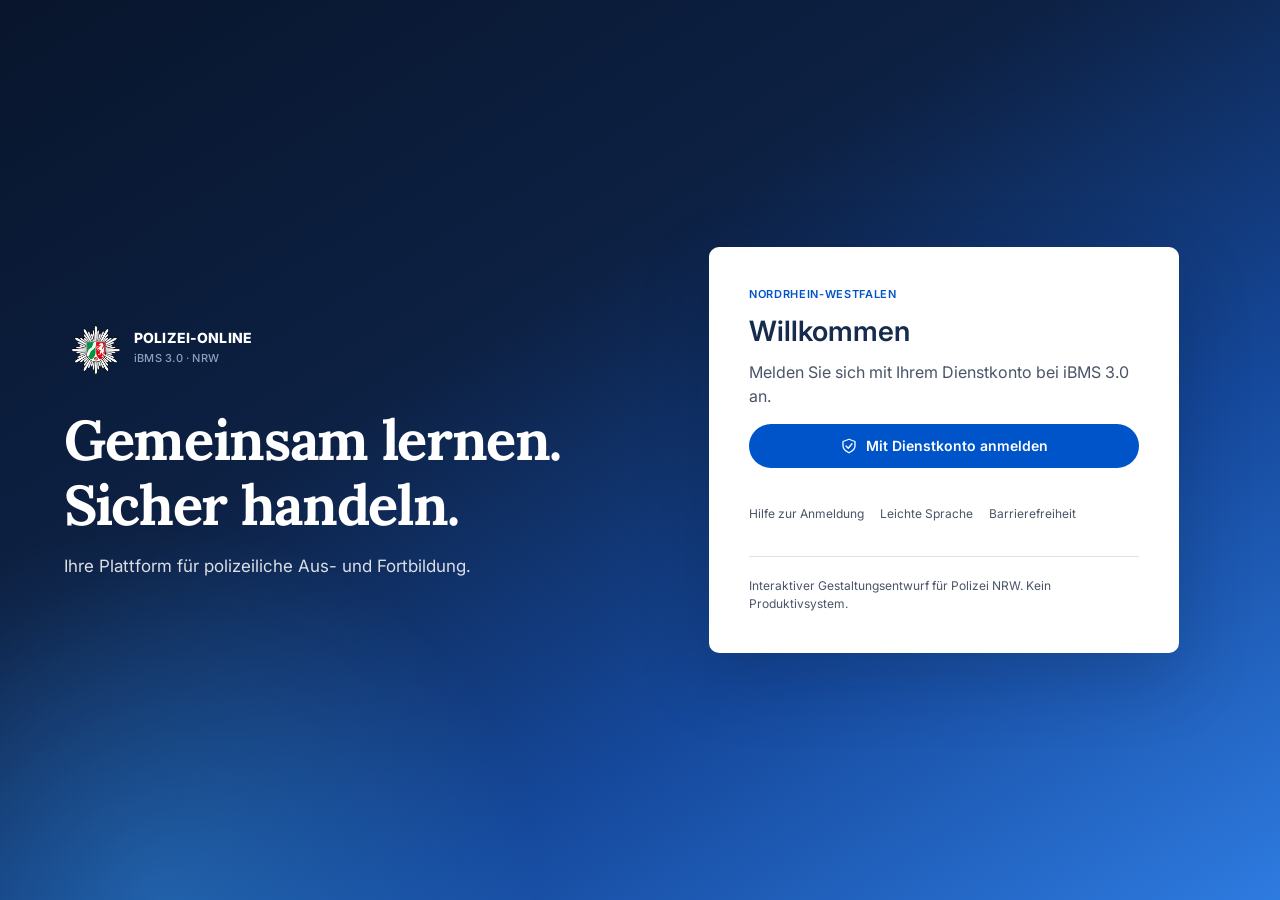
<file: src/index.html>
<!doctype html>
<html lang="de">
  <head>
    <meta charset="utf-8" />
    <meta
      name="viewport"
      content="width=device-width,initial-scale=1,viewport-fit=cover"
    />
    <meta name="theme-color" content="#ebecf0" />
    <meta
      name="description"
      content="iBMS 3.0 – interaktiver Gestaltungsentwurf für POLIZEI-ONLINE der Polizei NRW."
    />
    <title>iBMS 3.0 · POLIZEI-ONLINE</title>

    <!-- Installable app: manifest, iOS standalone hints, home-screen icon. -->
    <link rel="manifest" href="manifest.webmanifest" />
    <link rel="icon" href="assets/icon-192.png" sizes="192x192" />
    <link rel="apple-touch-icon" href="assets/apple-touch-icon.png" />
    <meta name="apple-mobile-web-app-capable" content="yes" />
    <meta name="mobile-web-app-capable" content="yes" />
    <!-- black-translucent, not default: `default` makes iOS reserve the status
         bar strip and paint it with the theme colour, so the web view starts
         below the notch and the glass bar can never reach the top edge. This
         puts the view under the status bar, where `viewport-fit=cover` gives
         the safe-area insets the chrome already pads itself with. -->
    <meta
      name="apple-mobile-web-app-status-bar-style"
      content="black-translucent"
    />
    <meta name="apple-mobile-web-app-title" content="iBMS 3.0" />

    <link rel="preconnect" href="https://fonts.googleapis.com" />
    <link rel="preconnect" href="https://fonts.gstatic.com" crossorigin />
    <!-- Loaded without blocking the first paint: a cold start on a phone
         waited on Google's stylesheet before it drew anything, which is the
         white screen an installed app opens with. `display=swap` in the URL
         means the text is laid out in the system font and re-drawn in Inter
         the moment the webfont arrives. -->
    <link
      rel="stylesheet"
      href="https://fonts.googleapis.com/css2?family=Inter:wght@400;500;600;700;800&family=Lora:wght@700&display=swap"
      media="print"
      onload="this.media='all'"
    />
    <noscript>
      <link
        rel="stylesheet"
        href="https://fonts.googleapis.com/css2?family=Inter:wght@400;500;600;700;800&family=Lora:wght@700&display=swap"
      />
    </noscript>

    <link rel="stylesheet" href="css/01-tokens.css" />
    <link rel="stylesheet" href="css/02-base.css" />
    <link rel="stylesheet" href="css/03-layout.css" />
    <link rel="stylesheet" href="css/04-components.css" />
    <link rel="stylesheet" href="css/05-responsive.css" />
    <link rel="stylesheet" href="css/06-mobile.css" />
    <link rel="stylesheet" href="css/07-motion.css" />
  </head>
  <body>
    <a href="#main" class="skip">Zum Hauptinhalt springen</a>
    <div id="app"></div>
    <!-- The phone tab bar lives outside #app so it survives a re-render and
         can animate the selection between routes. -->
    <div id="tabbar-root"></div>
    <dialog id="dialog" aria-labelledby="dialog-title">
      <div id="dialog-content"></div>
    </dialog>
    <div class="toast" id="toast" role="status" aria-live="polite"></div>

    <script src="js/01-icons.js"></script>
    <script src="js/02-data.js"></script>
    <script src="js/03-state.js"></script>
    <script src="js/04-ui.js"></script>
    <script src="js/05-chrome.js"></script>
    <script src="js/06-views.js"></script>
    <script src="js/07-render.js"></script>
    <script src="js/08-haptics.js"></script>
    <script src="js/09-actions.js"></script>

    <script>
      // Registered from the page so the scope follows wherever the app is
      // served from (project root locally, /LZPD-NRW/ on GitHub Pages).
      if ("serviceWorker" in navigator) {
        window.addEventListener("load", () => {
          navigator.serviceWorker.register("sw.js").catch(() => {});
        });
      }
    </script>
  </body>
</html>
</file>
<file: src/css/01-tokens.css>
/* 01-tokens.css
   Design tokens. Single source of truth for colour, type, spacing, radius,
   shadow and motion. Values follow the Figma frame "MAIN" (node 3107:224) in
   the LZPD NRW file: a Figma variable "Surface/Card" is --surface-card here.
*/

:root {
  /* --- surface --- */
  --surface-page: #ebecf0;
  --surface-card: #fff;
  --surface-chrome: #172b4d; /* top bar and footer */
  --surface-sunken: #f4f5f7;
  --surface-inverse: #172b4d;

  /* --- chrome (text and lines on the navy bars) --- */
  --chrome-text: #fff;
  --chrome-text-muted: #c6d0e2;
  --chrome-line: #ffffff4d;
  --chrome-fill: #ffffff1f;
  --chrome-hover: #ffffff1a;

  /* --- sidebar (dark background) --- */
  --sidebar-from: #08152c;
  --sidebar-to: #0d2144;
  --sidebar-line: #ffffff1f;
  --sidebar-hover: #ffffff14;
  --sidebar-marker: #fff; /* 4px bar on the active nav item */

  /* --- text --- */
  --text-primary: #172b4d;
  --text-secondary: #4a5568;
  --text-tertiary: #5e6c84;
  --text-placeholder: #767676;
  --text-on-dark: #fff;
  --text-on-dark-muted: #c6d0e2;
  --text-on-dark-subtle: #8fa0be;

  /* --- accent --- */
  --accent-primary: #0054ca; /* links and text emphasis - AA on white */
  --accent-surface: #0054ca; /* filled buttons and active nav */
  --accent-hover: #00449f;
  --accent-soft: #e8f0fd;
  --accent-tint: #f0f6ff; /* resume band inside the hero */
  --accent-tint-border: #cee0fa;
  --accent-track: #d6e3f7; /* progress track on the tinted band */
  --info-surface: #e9eef6;
  --info-text: #23406e;

  /* --- status --- */
  --success: #128c6e;
  --success-surface: #e4f3ec;
  --attention: #b26a00;
  --attention-surface: #fff4d7;
  --danger: #a22630;
  --danger-surface: #fdeced;

  /* --- line --- */
  --border: #dfe1e6;
  --border-strong: #c1c7d0;

  /* --- radius --- */
  --radius-card: 10px;
  --radius-band: 12px; /* bands nested inside a card */
  --radius-control: 8px;
  --radius-input: 8px;
  --radius-badge: 4px;
  --radius-pill: 999px;

  /* --- elevation --- */
  --shadow-card: 0 8px 24px #08152c0f, 0 1px 2px #08152c0d;
  --shadow-raised: 0 12px 28px #08152c1a, 0 2px 4px #08152c0f;
  --shadow-overlay: 0 24px 70px #08152c3d;

  /* --- accent rules (3px gradient hairline on the top edge of a card) --- */
  --rule-blue: linear-gradient(90deg, #0054ca 0%, #2e8bf0 100%);
  --rule-cyan: linear-gradient(90deg, #0f6fd1 0%, #3fd0d8 100%);
  --rule-green: linear-gradient(90deg, #128c6e 0%, #35d0a0 100%);
  --rule-amber: linear-gradient(90deg, #b26a00 0%, #f2a007 100%);
  --marker-fill: linear-gradient(135deg, #0054ca 14%, #1e7bea 86%);

  /* --- decorative art ramps --- */
  --art-a: linear-gradient(
    149deg,
    #0a1a3c 0%,
    #1b3fa8 32%,
    #2e86c8 62%,
    #57c8e8 84%,
    #9ff0dc 100%
  );
  --art-b: linear-gradient(
    149deg,
    #08152c 0%,
    #15489b 30%,
    #2e7be0 60%,
    #59b7f0 85%,
    #7fe3f0 100%
  );
  --art-c: linear-gradient(
    149deg,
    #0d1f4a 0%,
    #2a3fa0 30%,
    #2e86c8 62%,
    #4fd3c4 85%,
    #bdf0b0 100%
  );
  --art-login: linear-gradient(
    149deg,
    #08152c 0%,
    #0d2144 38%,
    #15489b 68%,
    #2e7be0 100%
  );
  --glow-accent: radial-gradient(circle, #2e8bf057 0%, #2e8bf000 70%);
  --glow-highlight: radial-gradient(circle, #cfe6ff8c 0%, #cfe6ff00 70%);

  /* --- spacing scale --- */
  --space-1: 4px;
  --space-2: 8px;
  --space-3: 12px;
  --space-4: 16px;
  --space-5: 20px;
  --space-6: 24px;
  --space-7: 28px;
  --space-8: 32px;
  --space-10: 40px;
  --space-12: 48px;
  --space-16: 64px;

  /* --- type (Lora for the display headline, Inter for everything else) --- */
  --font-sans:
    Inter, "Segoe UI", system-ui, -apple-system, Helvetica, Arial, sans-serif;
  --font-display: Lora, Georgia, "Times New Roman", serif; /* h1 only */

  /* --- layout --- */
  --sidebar-width: 260px;
  --gutter: 40px;
  --content-max: 1440px;

  /* --- motion --- */
  --ease: cubic-bezier(0.2, 0.7, 0.3, 1);
  --fast: 0.14s var(--ease);
  --slow: 0.28s var(--ease);
  /* Decelerating curve for things that enter, and a short overshoot for the
     things that should feel physical (pill, heart, press states). */
  --ease-out-soft: cubic-bezier(0.22, 0.61, 0.36, 1);
  --ease-spring: cubic-bezier(0.34, 1.32, 0.52, 1);
  --enter: 0.44s; /* duration of an enter animation */
  --stagger: 40ms; /* delay step between siblings entering */

  font-family: var(--font-sans);
  color: var(--text-primary);
  font-size: 16px;
  line-height: 1.5;
  -webkit-font-smoothing: antialiased;
  text-rendering: optimizeLegibility;
}
</file>
<file: src/css/02-base.css>
/* 02-base.css
   Element resets, typography scale, focus rings, utility classes.
   Headings and figures are set in Lora, everything else in Inter.
*/

* {
  box-sizing: border-box;
}
body {
  margin: 0;
  background: var(--surface-page);
  color: var(--text-primary);
}
button,
input,
select,
textarea {
  font: inherit;
  color: inherit;
}
button,
a,
input,
select,
textarea {
  touch-action: manipulation;
}
button,
a {
  -webkit-tap-highlight-color: transparent;
}
button {
  cursor: pointer;
  border: 0;
  background: none;
}
button:disabled {
  cursor: not-allowed;
}
a {
  color: var(--accent-primary);
  text-underline-offset: 3px;
  text-decoration-thickness: 1px;
}
@media (hover: hover) {
  a:hover {
    color: var(--accent-hover);
  }
}
img {
  max-width: 100%;
}

/* Focus ring: accent halo on light cards, white on the dark sidebar and the
   navy chrome, where the accent blue would disappear into the background. */
:focus-visible {
  outline: 3px solid var(--accent-primary);
  outline-offset: 2px;
  border-radius: var(--radius-badge);
}
.sidebar :focus-visible,
.mobile-nav-dialog :focus-visible {
  outline-color: var(--text-on-dark);
}
#page-title:focus,
#page-title:focus-visible {
  outline: none;
}

/* --- headings --- */
h1,
h2,
h3,
h4,
p {
  margin-top: 0;
}
h1,
h2,
h3,
h4 {
  color: var(--text-primary);
}
h1 {
  /* Display/Serif Large - Lora Bold 34/52, the only serif left in the system */
  font-family: var(--font-display);
  font-size: clamp(1.75rem, 1.35rem + 1.1vw, 2.125rem);
  font-weight: 700;
  line-height: 1.52;
  letter-spacing: -0.024em;
  margin-bottom: var(--space-3);
}
h2 {
  /* Heading H2 - Inter SemiBold 24/36 */
  font-size: 1.5rem;
  font-weight: 600;
  line-height: 1.5;
  margin-bottom: var(--space-3);
}
h3 {
  /* Heading H3 - Inter SemiBold 20/28 */
  font-size: 1.25rem;
  font-weight: 600;
  line-height: 1.4;
  margin-bottom: var(--space-2);
}
h4 {
  /* Heading H5 - Inter SemiBold 16/24 */
  font-size: 1rem;
  font-weight: 600;
  line-height: 1.5;
  margin-bottom: var(--space-2);
}

/* --- text utilities --- */
small,
.small {
  font-size: 0.75rem;
  line-height: 1.34;
}
.muted {
  color: var(--text-secondary);
}
.subtle {
  color: var(--text-tertiary);
}
.eyebrow {
  /* Label/Eyebrow - Inter SemiBold 11/14, 0.66px tracking, uppercase */
  font-family: var(--font-sans);
  font-size: 0.6875rem;
  font-weight: 600;
  line-height: 1.28;
  letter-spacing: 0.06em;
  text-transform: uppercase;
  color: var(--text-secondary);
  margin-bottom: var(--space-2);
}
.eyebrow.accent {
  color: var(--accent-primary);
}
.eyebrow.attention {
  color: var(--attention);
}
.lead {
  font-size: 1rem;
  line-height: 1.5;
  color: var(--text-secondary);
}
.stack {
  display: grid;
  gap: var(--space-6);
}
.mt {
  margin-top: var(--space-7);
}
.mb {
  margin-bottom: var(--space-7);
}

.icon {
  width: 20px;
  height: 20px;
  stroke: currentColor;
  stroke-width: 1.7;
  stroke-linecap: round;
  stroke-linejoin: round;
  fill: none;
  flex-shrink: 0;
  vertical-align: middle;
}
.icon.sm {
  width: 16px;
  height: 16px;
}
.icon.xs {
  width: 12px;
  height: 12px;
  stroke-width: 2;
}

.skip {
  position: fixed;
  top: -100px;
  left: 20px;
  z-index: 100;
  background: var(--surface-card);
  color: var(--text-primary);
  font-weight: 600;
  padding: 12px 24px;
  border-radius: var(--radius-control);
  box-shadow: var(--shadow-raised);
  transition: top var(--fast);
}
.skip:focus {
  top: 12px;
}

.hidesr {
  position: absolute;
  width: 1px;
  height: 1px;
  overflow: hidden;
  clip-path: inset(50%);
  white-space: nowrap;
}
</file>
<file: src/css/03-layout.css>
/* 03-layout.css
   App shell: sidebar, workspace, top bar, content body, page header, footer.
*/

.shell {
  display: flex;
  align-items: stretch;
  min-height: 100vh;
  background: var(--surface-page);
}

/* ---------- sidebar ---------- */
.sidebar {
  position: fixed;
  inset: 0 auto 0 0;
  width: var(--sidebar-width);
  display: flex;
  flex-direction: column;
  justify-content: space-between;
  gap: var(--space-6);
  padding: var(--space-8) var(--space-4) var(--space-6);
  background: linear-gradient(
    180deg,
    var(--sidebar-from) 0%,
    var(--sidebar-to) 100%
  );
  border-right: 1px solid var(--sidebar-line);
  color: var(--text-on-dark-muted);
  overflow-y: auto;
  overscroll-behavior: contain;
  z-index: 30;
}
.sidebar-top {
  display: flex;
  flex-direction: column;
  gap: var(--space-6);
}
.sidebar-bottom {
  display: flex;
  flex-direction: column;
  gap: var(--space-3);
}
.sidebar hr,
.sidebar-bottom::before {
  content: "";
  display: block;
  height: 1px;
  border: 0;
  margin: 0;
  background: var(--sidebar-line);
}

.brand {
  display: flex;
  gap: var(--space-3);
  align-items: center;
  color: inherit;
  text-decoration: none;
  padding: 0 2px;
}
.brand-badge {
  width: 56px;
  height: 56px;
  flex-shrink: 0;
  display: grid;
  place-items: center;
}
.brand-badge img {
  /* The police star is transparent outside its own outline, so it sits
     directly on the navy without a plate behind it. */
  width: 100%;
  height: 100%;
  object-fit: contain;
}
.brand-text strong {
  display: block;
  font-size: 0.875rem;
  font-weight: 800;
  letter-spacing: 0.01em;
  color: var(--text-on-dark);
  line-height: 1.2;
}
.brand-text > span {
  display: block;
  font-size: 0.6875rem;
  font-weight: 500;
  letter-spacing: 0.02em;
  color: var(--text-on-dark-subtle);
  margin-top: 4px;
}

.nav-label {
  font-size: 0.6875rem;
  font-weight: 600;
  text-transform: uppercase;
  letter-spacing: 0.06em;
  color: var(--text-on-dark);
  margin: 0;
  padding: 0 2px;
}
.sidenav {
  display: grid;
  gap: var(--space-1);
  margin-top: var(--space-3);
}
.navlink {
  display: flex;
  gap: var(--space-3);
  align-items: center;
  min-height: 44px;
  padding: 10px 14px;
  color: var(--text-on-dark-muted);
  text-decoration: none;
  /* Square, so the active item reads as a full-bleed band inside the rail. */
  border-radius: 0;
  font-size: 0.875rem;
  font-weight: 500;
  transition:
    background var(--fast),
    color var(--fast);
}
@media (hover: hover) {
  .navlink:hover {
    background: var(--sidebar-hover);
    color: var(--text-on-dark);
  }
}
.navlink[aria-current="page"] {
  background: var(--accent-surface);
  color: var(--text-on-dark);
  font-weight: 600;
  box-shadow: inset 4px 0 0 var(--sidebar-marker);
}
/* Count of marked courses, on the watchlist entry of the rail. */
.navcount {
  margin-left: auto;
  min-width: 20px;
  padding: 0 6px;
  border-radius: var(--radius-pill);
  background: var(--chrome-fill);
  color: var(--text-on-dark);
  font-size: 0.6875rem;
  font-weight: 700;
  line-height: 20px;
  text-align: center;
}
.navlink[aria-current="page"] .navcount {
  background: #ffffff2e;
}
.sidebar-utility {
  display: grid;
  gap: var(--space-1);
}

/* ---------- workspace ---------- */
.workspace {
  flex: 1;
  min-width: 0;
  margin-left: var(--sidebar-width);
  display: flex;
  flex-direction: column;
  min-height: 100vh;
}

/* ---------- top bar ---------- */
.topbar {
  display: flex;
  align-items: center;
  justify-content: space-between;
  gap: var(--space-4);
  min-height: 68px;
  padding: 14px var(--gutter);
  background: var(--surface-chrome);
  border-bottom: 1px solid var(--chrome-line);
  color: var(--chrome-text);
  position: sticky;
  top: 0;
  z-index: 25;
}
.top-actions {
  display: flex;
  align-items: center;
  gap: var(--space-6);
}
.icon-buttons {
  display: flex;
  align-items: center;
  gap: var(--space-2);
}
.iconbtn {
  display: inline-flex;
  align-items: center;
  justify-content: center;
  width: 44px;
  height: 44px;
  border-radius: var(--radius-pill);
  color: var(--text-secondary);
  transition:
    background var(--fast),
    color var(--fast);
}
@media (hover: hover) {
  .iconbtn:hover {
    background: var(--surface-page);
    color: var(--text-primary);
  }
}
.iconbtn[data-badge]::after {
  content: attr(data-badge);
  position: absolute;
  transform: translate(11px, -11px);
  min-width: 16px;
  height: 16px;
  padding: 0 4px;
  border-radius: var(--radius-pill);
  background: var(--accent-surface);
  color: #fff;
  font-size: 0.625rem;
  font-weight: 700;
  line-height: 16px;
  text-align: center;
}
.iconbtn[data-badge] {
  position: relative;
}
.topbar-divider {
  width: 1px;
  height: 24px;
  background: var(--border);
  flex-shrink: 0;
}
.avatar {
  width: 36px;
  height: 36px;
  flex-shrink: 0;
  border-radius: var(--radius-pill);
  background: var(--surface-inverse);
  color: #fff;
  display: grid;
  place-items: center;
  font-size: 0.75rem;
  font-weight: 600;
  letter-spacing: 0.02em;
}
.profile {
  display: flex;
  align-items: center;
  gap: var(--space-3);
  padding: 4px 10px 4px 4px;
  border-radius: var(--radius-pill);
  color: var(--text-primary);
  font-size: 0.875rem;
  font-weight: 500;
  min-height: 44px;
  transition: background var(--fast);
}
@media (hover: hover) {
  .profile:hover {
    background: var(--surface-page);
  }
}
.mobile-menu,
.mobile-brand {
  display: none;
}
.easy-language-link {
  min-height: 44px;
  padding: 0 var(--space-3);
  border-radius: var(--radius-pill);
  color: var(--chrome-text);
  font-size: 0.8125rem;
  font-weight: 600;
  text-decoration: underline;
  text-underline-offset: 3px;
}
@media (hover: hover) {
  .easy-language-link:hover {
    background: var(--chrome-hover);
  }
}

/* ---------- content ---------- */
.main {
  flex: 1;
  width: 100%;
  max-width: var(--content-max);
  margin: 0 auto;
  padding: var(--space-12) var(--gutter) var(--space-16);
  display: flex;
  flex-direction: column;
  /* Base rhythm between blocks; whole sections get extra air below. */
  gap: var(--space-8);
}
.main > .hero,
.main > .section {
  margin-bottom: var(--space-4);
}
.main > .hero:last-child,
.main > .section:last-child {
  margin-bottom: 0;
}
.section {
  display: flex;
  flex-direction: column;
  gap: var(--space-6);
}

.pagehead {
  display: flex;
  justify-content: space-between;
  gap: var(--space-6);
  align-items: flex-start;
}
.pagehead h1 {
  margin-bottom: var(--space-2);
}
.pagehead p {
  color: var(--text-secondary);
  max-width: 70ch;
  margin-bottom: 0;
}
.breadcrumb {
  display: flex;
  gap: var(--space-2);
  align-items: center;
  font-size: 0.8125rem;
  color: var(--text-secondary);
}
.breadcrumb a {
  text-decoration: none;
  font-weight: 500;
}
.breadcrumb .icon {
  color: var(--text-tertiary);
}

/* ---------- footer ---------- */
.footer {
  display: flex;
  flex-wrap: wrap;
  align-items: center;
  justify-content: space-between;
  gap: var(--space-3) var(--space-6);
  padding: var(--space-4) var(--gutter);
  background: var(--surface-chrome);
  border-top: 1px solid var(--chrome-line);
  font-size: 0.75rem;
  color: var(--chrome-text-muted);
}
.footer-links {
  display: flex;
  flex-wrap: wrap;
  gap: var(--space-6);
}
.footer button {
  color: var(--chrome-text-muted);
  font-size: 0.75rem;
  min-height: 44px;
  padding: 4px 0;
  border-radius: 4px;
}
@media (hover: hover) {
  .footer button:hover {
    color: var(--chrome-text);
  }
}

/* ---------- chrome on navy ----------
   Top bar and footer carry the same navy band, so every control inside them
   switches to the on-dark set. */
.topbar .iconbtn {
  color: var(--chrome-text-muted);
}
@media (hover: hover) {
  .topbar .iconbtn:hover {
    background: var(--chrome-hover);
    color: var(--chrome-text);
  }
}
.topbar .topbar-divider {
  background: var(--chrome-line);
}
.topbar .profile {
  color: var(--chrome-text);
}
@media (hover: hover) {
  .topbar .profile:hover {
    background: var(--chrome-hover);
  }
}
.topbar .avatar {
  background: var(--chrome-fill);
  color: var(--chrome-text);
}
.topbar .rolepill {
  background: var(--chrome-fill);
  border-color: var(--chrome-line);
  color: var(--chrome-text);
}
.topbar :focus-visible,
.footer :focus-visible {
  outline-color: var(--text-on-dark);
}
</file>
<file: src/css/04-components.css>
/* 04-components.css
   Reusable pieces: pills, buttons, cards, hero band, stats, course cards,
   tables, forms, dialogs, toast, login.
*/

/* ---------- pills ---------- */
.pill {
  display: inline-flex;
  align-items: center;
  gap: var(--space-2);
  padding: 6px 12px;
  border-radius: var(--radius-pill);
  border: 1px solid var(--border);
  background: var(--surface-page);
  color: var(--text-secondary);
  font-size: 0.75rem;
  line-height: 1.34;
  white-space: nowrap;
}

/* Context pill in the top bar: it names the tenant and the current view. */
.rolepill {
  display: inline-flex;
  align-items: center;
  padding: 6px 12px;
  border: 1px solid var(--border);
  border-radius: var(--radius-pill);
  background: var(--surface-page);
  color: var(--text-secondary);
  font-size: 0.75rem;
  line-height: 1.34;
  white-space: nowrap;
}

/* The click-dummy role switch, as the profile dialog shows it. The mobile
   menu and the phone profile sheet restyle it for their dark and sheet
   surfaces. */
.demo-controls {
  margin-top: var(--space-5);
  padding-top: var(--space-5);
  border-top: 1px solid var(--border);
}

/* ---------- buttons ---------- */
.btn {
  display: inline-flex;
  align-items: center;
  justify-content: center;
  gap: var(--space-2);
  min-height: 44px;
  padding: 12px 24px;
  border-radius: var(--radius-pill);
  background: var(--accent-surface);
  color: #fff;
  font-size: 0.875rem;
  font-weight: 600;
  line-height: 1.43;
  text-decoration: none;
  white-space: nowrap;
  transition:
    background var(--fast),
    box-shadow var(--fast),
    transform var(--fast);
}
@media (hover: hover) {
  .btn:hover {
    background: var(--accent-hover);
    color: #fff;
    box-shadow: var(--shadow-raised);
  }
}
.btn:active {
  transform: translateY(1px);
  box-shadow: none;
}
.btn.secondary {
  background: var(--surface-card);
  color: var(--text-primary);
  border: 1px solid var(--border);
}
@media (hover: hover) {
  .btn.secondary:hover {
    background: var(--surface-page);
    color: var(--text-primary);
    border-color: var(--border-strong);
    box-shadow: none;
  }
}
.btn.ghost {
  background: none;
  color: var(--accent-primary);
  padding: 12px 0;
}
@media (hover: hover) {
  .btn.ghost:hover {
    background: none;
    color: var(--accent-hover);
    box-shadow: none;
  }
}
.btn:disabled {
  background: var(--surface-page);
  color: var(--text-tertiary);
  box-shadow: none;
  transform: none;
}
.btn .icon {
  width: 18px;
  height: 18px;
}

.textlink {
  display: inline-flex;
  align-items: center;
  gap: var(--space-2);
  padding: 6px 0;
  color: var(--accent-primary);
  font-size: 0.875rem;
  font-weight: 600;
  text-decoration: none;
  transition: gap var(--fast);
}
a.textlink,
button.textlink {
  min-height: 44px;
}
@media (hover: hover) {
  .textlink:hover {
    color: var(--accent-hover);
    gap: 11px;
  }
}
.textlink .icon {
  width: 14px;
  height: 14px;
  stroke-width: 2.2;
}

/* ---------- chips (quick filters) ---------- */
.chips {
  display: flex;
  flex-wrap: wrap;
  gap: var(--space-3);
}
.chip {
  min-height: 44px;
  padding: 8px 16px;
  border-radius: var(--radius-pill);
  border: 1px solid var(--border);
  background: var(--surface-card);
  color: var(--text-primary);
  font-size: 0.875rem;
  font-weight: 500;
  text-decoration: none;
  transition:
    background var(--fast),
    color var(--fast),
    border-color var(--fast);
}
@media (hover: hover) {
  .chip:hover {
    background: var(--accent-soft);
    border-color: var(--accent-surface);
    color: var(--accent-primary);
  }
}
.chip[aria-pressed="true"] {
  background: var(--accent-surface);
  border-color: var(--accent-surface);
  color: #fff;
}

/* ---------- tags / status badges ---------- */
.tag {
  display: inline-flex;
  align-items: center;
  gap: 5px;
  padding: 4px 10px;
  border-radius: var(--radius-pill);
  background: var(--surface-page);
  color: var(--text-secondary);
  font-size: 0.6875rem;
  font-weight: 600;
  line-height: 1.45;
  white-space: nowrap;
}
.tag.green {
  color: var(--success);
  background: var(--success-surface);
}
.tag.amber {
  color: var(--attention);
  background: var(--attention-surface);
}
.tag.gray {
  color: var(--text-secondary);
  background: var(--surface-page);
}

/* ---------- cards ---------- */
.panel {
  background: var(--surface-card);
  border: 1px solid var(--border);
  border-radius: var(--radius-card);
  padding: var(--space-7);
  box-shadow: var(--shadow-card);
}
.panel > :last-child {
  margin-bottom: 0;
}
.panel-head {
  display: flex;
  justify-content: space-between;
  align-items: center;
  gap: var(--space-3);
  margin-bottom: var(--space-5);
}
.panel-head h2,
.panel-head h3 {
  margin: 0;
}
.panel-head h2 {
  font-size: 1.25rem;
  line-height: 1.4;
}

.grid {
  display: grid;
  gap: var(--space-6);
}
.grid.two {
  grid-template-columns: repeat(2, minmax(0, 1fr));
}
.grid.three {
  grid-template-columns: repeat(3, minmax(0, 1fr));
}
.grid.four {
  grid-template-columns: repeat(4, minmax(0, 1fr));
}
.grid.split {
  grid-template-columns: minmax(0, 1.45fr) minmax(0, 1fr);
}

.sectionhead {
  display: flex;
  justify-content: space-between;
  align-items: center;
  gap: var(--space-4);
}
.sectionhead h2 {
  margin: 0;
  display: flex;
  align-items: center;
  gap: 14px;
}
/* The 32px gradient tile with a white arrow that opens every section title. */
.sectionhead h2::before {
  content: "";
  width: 32px;
  height: 32px;
  flex-shrink: 0;
  border-radius: var(--radius-control);
  background:
    url('data:image/svg+xml;utf8,<svg xmlns="http://www.w3.org/2000/svg" viewBox="0 0 16 16" fill="none" stroke="white" stroke-width="1.8" stroke-linecap="round" stroke-linejoin="round"><path d="M3 8h10M9 4l4 4-4 4"/></svg>')
      center / 16px 16px no-repeat,
    var(--marker-fill);
}

/* ---------- hero band ---------- */
.hero {
  display: flex;
  flex-direction: column;
  gap: var(--space-7);
  padding: var(--space-10);
  background: var(--surface-card);
  border: 1px solid var(--border);
  border-radius: var(--radius-card);
  box-shadow: var(--shadow-card);
}
.hero-topline {
  display: flex;
  justify-content: space-between;
  align-items: center;
  gap: var(--space-4);
}
.hero-topline .eyebrow {
  margin: 0;
}
/* Resume band: the course the user is in the middle of, following the Figma
   frame MAIN | WEITER LERNEN. Art on the left, progress in the middle, the
   two ways on. */
.hero-resume {
  display: flex;
  align-items: center;
  gap: var(--space-6);
  padding: var(--space-6);
  background: var(--accent-tint);
  border: 1px solid var(--accent-tint-border);
  border-radius: var(--radius-band);
}
.resume-art {
  display: flex;
  flex-direction: column;
  align-items: center;
  justify-content: center;
  gap: 2px;
  width: 96px;
  height: 96px;
  flex-shrink: 0;
  border-radius: var(--radius-card);
  background: var(--art-a);
  color: #fff;
  text-align: center;
}
.resume-art strong {
  font-size: 1.375rem;
  font-weight: 600;
  line-height: 1.28;
}
.resume-art span {
  font-size: 0.6875rem;
  line-height: 1.28;
  color: #ffffffd9;
}
.resume-body {
  flex: 1;
  min-width: 0;
  display: flex;
  flex-direction: column;
  gap: var(--space-2);
}
.resume-body > * {
  margin: 0;
}
/* The band carries the page heading, one step down from the standalone h1. */
.resume-body h1 {
  font-size: 1.5rem;
  line-height: 1.34;
}
.resume-body .progress {
  width: 100%;
  max-width: 420px;
  height: 8px;
  margin: 0;
  background: var(--accent-track);
}
.resume-body .progress span {
  background: var(--rule-blue);
}
.resume-meta {
  font-size: 0.8125rem;
  color: var(--text-secondary);
}
.resume-actions {
  flex: none;
  display: flex;
  flex-direction: column;
  align-items: center;
  gap: var(--space-3);
}
.resume-actions .btn {
  padding-inline: var(--space-7);
}
.resume-actions .textlink {
  padding: 0;
  font-size: 0.8125rem;
  font-weight: 700;
}

/* Search and chips, under their own label. */
.hero-discover {
  display: flex;
  flex-direction: column;
  gap: var(--space-4);
}
.hero-discover .eyebrow {
  margin: 0;
}
.discover-row {
  display: flex;
  align-items: center;
  gap: var(--space-5);
}
.discover-row .home-search {
  flex: none;
  width: 400px;
}
.discover-row .chips {
  flex: 1;
  min-width: 0;
}

.hero hr {
  width: 100%;
  height: 1px;
  border: 0;
  margin: 0;
  background: var(--border);
}

.home-search {
  display: flex;
  align-items: center;
  gap: var(--space-2);
  width: 100%;
  max-width: 480px;
  padding: 6px 6px 6px 18px;
  border: 1px solid var(--border);
  border-radius: var(--radius-pill);
  background: var(--surface-card);
  transition: border-color var(--fast);
}
.home-search:focus-within {
  border-color: var(--accent-surface);
}
.home-search input {
  flex: 1;
  min-width: 0;
  border: 0;
  background: none;
  padding: 10px 0;
  font-size: 0.875rem;
}
.home-search input::placeholder {
  color: var(--text-placeholder);
}
.home-search input:focus-visible {
  outline: none;
}
.home-search button {
  display: grid;
  place-items: center;
  width: 36px;
  height: 36px;
  flex-shrink: 0;
  border-radius: var(--radius-pill);
  background: var(--accent-surface);
  color: #fff;
  transition: background var(--fast);
}
@media (hover: hover) {
  .home-search button:hover {
    background: var(--accent-hover);
  }
}

/* Open task row inside the hero band. */
.taskrow {
  display: flex;
  align-items: center;
  justify-content: space-between;
  gap: var(--space-5);
}
.taskrow-detail {
  display: flex;
  align-items: center;
  gap: var(--space-4);
}
.iconbox {
  display: grid;
  place-items: center;
  width: 40px;
  height: 40px;
  flex-shrink: 0;
  border-radius: var(--radius-control);
  background: var(--attention-surface);
  color: var(--attention);
}
.iconbox.accent {
  background: var(--accent-soft);
  color: var(--accent-primary);
}
.iconbox.green {
  background: var(--success-surface);
  color: var(--success);
}
.taskrow-text .eyebrow {
  margin-bottom: var(--space-1);
}
.taskrow-text strong {
  display: block;
  font-size: 0.875rem;
  font-weight: 500;
}
.taskrow-text p {
  margin: var(--space-1) 0 0;
  font-size: 0.75rem;
  color: var(--text-secondary);
}

/* ---------- stat cards ---------- */
.stat {
  position: relative;
  display: flex;
  flex-direction: column;
  gap: var(--space-2);
  padding: var(--space-5);
  background: var(--surface-card);
  border: 1px solid var(--border);
  border-radius: var(--radius-card);
  box-shadow: var(--shadow-card);
  overflow: hidden;
  text-decoration: none;
  color: inherit;
  transition:
    border-color var(--fast),
    box-shadow var(--fast),
    transform var(--fast);
}
@media (hover: hover) {
  a.stat:hover {
    border-color: var(--accent-surface);
    box-shadow: var(--shadow-raised);
    transform: translateY(-2px);
  }
}
/* Each figure in a row carries its own hue, left to right. */
.stat::before,
.panel.ruled::before {
  content: "";
  position: absolute;
  inset: 0 0 auto;
  height: 3px;
  background: var(--rule-blue);
}
.grid.four > .stat:nth-child(2)::before {
  background: var(--rule-cyan);
}
.grid.four > .stat:nth-child(3)::before {
  background: var(--rule-green);
}
.grid.four > .stat:nth-child(4)::before {
  background: var(--rule-amber);
}
.panel.ruled {
  position: relative;
  overflow: hidden;
}
.stat h3 {
  font-family: var(--font-sans);
  font-size: 0.6875rem;
  font-weight: 600;
  line-height: 1.28;
  letter-spacing: 0.06em;
  text-transform: uppercase;
  color: var(--text-secondary);
  margin: 0;
}
.stat .number {
  /* Display/Number - Inter Bold 32/36 */
  font-size: 2rem;
  font-weight: 700;
  line-height: 1.13;
  letter-spacing: -0.025em;
  color: var(--text-primary);
}
/* The figure itself stays navy in every tone - the hue of a stat card is
   carried by its top rule, as in the design file. */
.stat p {
  margin: 0;
  font-size: 0.75rem;
  color: var(--text-secondary);
}

/* ---------- course cards ---------- */
.course-card {
  position: relative;
  display: flex;
  flex-direction: column;
  padding: 0;
  overflow: hidden;
  transition:
    border-color var(--fast),
    box-shadow var(--fast),
    transform var(--fast);
}
.course-card-link {
  position: absolute;
  inset: 0;
  z-index: 2;
  border-radius: inherit;
}
.course-card-link:focus-visible {
  outline-offset: -4px;
}
.course-card:has(.course-card-link:focus-visible) {
  border-color: var(--accent-surface);
  box-shadow: 0 0 0 3px var(--accent-soft), var(--shadow-raised);
}
@media (hover: hover) {
  .course-card:hover {
    border-color: var(--accent-surface);
    box-shadow: var(--shadow-raised);
    transform: translateY(-2px);
  }
}
.course-art {
  position: relative;
  z-index: 3;
  height: 207px;
  display: flex;
  align-items: flex-end;
  padding: var(--space-4);
  overflow: hidden;
  background: var(--art-a);
  isolation: isolate;
  pointer-events: none;
}
.course-art[data-module="Einsatztraining"] {
  background: var(--art-c);
}
.course-art[data-module="Sport"] {
  background: var(--art-b);
}
/* Two soft light blooms, the CSS equivalent of the screen-blend glows in the
   design file. */
.course-art::before,
.course-art::after {
  content: "";
  position: absolute;
  border-radius: 50%;
  mix-blend-mode: screen;
  pointer-events: none;
}
.course-art::before {
  width: 260px;
  height: 260px;
  left: -60px;
  bottom: -110px;
  background: var(--glow-accent);
}
.course-art::after {
  width: 300px;
  height: 300px;
  right: -110px;
  top: -130px;
  background: var(--glow-highlight);
}
.course-glyph {
  position: absolute;
  inset: 0;
  margin: auto;
  width: 64px;
  height: 64px;
  display: grid;
  place-items: center;
  color: #ffffffe6;
  pointer-events: none;
}
.course-glyph .icon {
  width: 64px;
  height: 64px;
  stroke-width: 1.2;
}
.course-art .tag {
  position: relative;
  background: #fff;
  color: var(--text-primary);
  border-radius: var(--radius-badge);
}
/* Favourite marker: a small white chip floating in the top corner of the
   course art. Off it carries the outline heart in the page ink, on it carries
   the filled heart in the accent blue - the same pair the detail button uses. */
.favmark {
  position: absolute;
  top: var(--space-3);
  right: var(--space-3);
  z-index: 3;
  pointer-events: auto;
  display: grid;
  place-items: center;
  width: 44px;
  height: 44px;
  border-radius: var(--radius-pill);
  color: var(--text-primary);
  background: #ffffffe6;
  backdrop-filter: blur(10px) saturate(160%);
  -webkit-backdrop-filter: blur(10px) saturate(160%);
  box-shadow:
    0 0 0 0.5px #ffffff8c,
    0 2px 8px #08152c29;
  transition:
    color var(--fast),
    background var(--fast),
    transform var(--fast);
}
@media (hover: hover) {
  .favmark:hover {
    background: #fff;
    transform: scale(1.06);
  }
}
.favmark:active {
  transform: scale(0.94);
}
.favmark.on {
  color: var(--accent-primary);
}
.favmark .icon {
  width: 22px;
  height: 22px;
}
/* Same toggle, labelled, in the page header of a course. */
.favtoggle.on {
  color: var(--accent-primary);
  border-color: var(--accent-surface);
  background: var(--accent-soft);
}
@media (hover: hover) {
  .favtoggle.on:hover {
    background: var(--accent-soft);
    color: var(--accent-hover);
    border-color: var(--accent-hover);
  }
}
.emptyicon {
  margin: 0 auto var(--space-4);
}

.course-body {
  display: flex;
  flex-direction: column;
  justify-content: space-between;
  gap: var(--space-5);
  flex: 1;
  padding: var(--space-5);
}
.course-headline h3 {
  font-size: 1.125rem;
  font-weight: 600;
  line-height: 1.35;
  margin: var(--space-1) 0 0;
}
.course-meta {
  display: flex;
  align-items: center;
  gap: 6px;
  font-size: 0.75rem;
  color: var(--text-secondary);
}
.course-facts {
  display: grid;
  gap: 6px;
  margin-bottom: var(--space-3);
}
.course-body .textlink {
  font-size: 0.8125rem;
  font-weight: 700;
  padding: 0;
}

/* Editorially prepared simple-language overview. The regular dialog and
   typography stay intact; only the four topics receive clear separation. */
.easy-language-content {
  display: grid;
  gap: var(--space-5);
}
.easy-language-content > p {
  margin-bottom: 0;
}
.easy-language-content section {
  padding-top: var(--space-4);
  border-top: 1px solid var(--border);
}
.easy-language-content section h3 {
  margin-bottom: var(--space-2);
}
.easy-language-content section p {
  margin-bottom: var(--space-2);
}
.easy-language-content .textlink {
  min-height: 44px;
}

/* ---------- admin planning ---------- */
.planning-stats {
  gap: var(--space-5);
}
.planning-stat {
  display: flex;
  align-items: center;
  gap: var(--space-4);
  min-height: 116px;
  text-align: left;
}
.planning-stat > div {
  display: grid;
  gap: 2px;
}
.planning-stat span:not(.iconbox) {
  color: var(--text-secondary);
  font-size: 0.875rem;
}
.planning-stat strong {
  font-size: 1.75rem;
  line-height: 1.15;
}
.planning-stat small {
  color: var(--text-secondary);
}
.iconbox.cyan {
  color: #008a9b;
  background: #dff7f8;
}
.iconbox.red {
  color: #d21f2b;
  background: #ffe6e8;
}
.planning-stat-alert {
  cursor: pointer;
}
.planning-stat-alert strong,
.planning-stat-alert small {
  color: #c31e29;
}
.planning-layout {
  display: grid;
  grid-template-columns: minmax(0, 1fr) 322px;
  gap: var(--space-5);
  align-items: start;
}
.planning-calendar {
  min-width: 0;
  padding: var(--space-5);
}
.planning-calendar-head {
  display: flex;
  align-items: center;
  justify-content: space-between;
  gap: var(--space-4);
  margin-bottom: var(--space-5);
}
.planning-calendar-head h2,
.planning-calendar-head p {
  margin: 0;
}
.planning-calendar-head p {
  color: var(--text-secondary);
  margin-top: 3px;
}
.planning-controls {
  display: flex;
  align-items: center;
  gap: var(--space-2);
  flex-wrap: wrap;
  justify-content: flex-end;
}
.planning-controls .iconbtn {
  border: 1px solid var(--border);
}
.planning-range {
  display: inline-flex;
  align-items: center;
  gap: var(--space-2);
  min-height: 44px;
  padding: 0 14px;
  border: 1px solid var(--border);
  border-radius: var(--radius-control);
  color: var(--text-primary);
  background: var(--surface-card);
}
.planning-body {
  display: grid;
  grid-template-columns: 160px minmax(0, 1fr);
  gap: var(--space-3);
  min-width: 0;
}
.planning-filters {
  padding: var(--space-4) 0;
  border: 1px solid var(--border);
  border-radius: var(--radius-control);
}
.planning-filters h3 {
  padding: 0 var(--space-4);
  font-size: 0.9375rem;
}
.planning-filters .checkline {
  min-width: 0;
  padding: 7px var(--space-4);
}
.planning-filters .checkline span {
  min-width: 0;
  display: flex;
  align-items: center;
  gap: var(--space-2);
  color: var(--text-secondary);
  font-size: 0.875rem;
  line-height: 1.25;
  overflow-wrap: anywhere;
}
.planning-filters .checkline span .icon {
  flex: 0 0 auto;
}
.planning-filters hr {
  border: 0;
  border-top: 1px solid var(--border);
  margin: var(--space-3) var(--space-4) var(--space-4);
}
.planning-filters select {
  width: calc(100% - 32px);
  min-height: 44px;
  margin: 0 var(--space-4);
  padding: 0 10px;
  border: 1px solid var(--border);
  border-radius: var(--radius-control);
  background: var(--surface-card);
}
.planning-grid {
  display: grid;
  grid-template-columns: 115px repeat(5, minmax(0, 1fr));
  grid-auto-rows: minmax(92px, auto);
  min-width: 0;
  overflow: hidden;
  border: 1px solid var(--border);
  border-radius: var(--radius-control);
}
.planning-corner,
.planning-day,
.planning-resource,
.planning-cell {
  border-right: 1px solid var(--border);
  border-bottom: 1px solid var(--border);
}
.planning-day {
  display: grid;
  place-content: center;
  gap: 2px;
  text-align: center;
  color: var(--text-primary);
  font-size: 0.75rem;
}
.planning-day span {
  color: var(--text-secondary);
  font-size: 0.6875rem;
}
.planning-resource {
  display: flex;
  align-items: center;
  gap: var(--space-2);
  padding: var(--space-3);
  background: var(--surface-sunken);
}
.planning-resource .iconbox {
  width: 30px;
  height: 30px;
}
.planning-resource strong,
.planning-resource small {
  display: block;
}
.planning-resource strong {
  font-size: 0.875rem;
}
.planning-resource small {
  margin-top: 2px;
  color: var(--text-secondary);
  font-size: 0.6875rem;
}
.planning-cell {
  min-width: 0;
  padding: 5px;
  background: var(--surface-card);
}
.planning-cell:focus-visible,
.planning-cell.drop-target {
  outline: 3px solid var(--accent-primary);
  outline-offset: -3px;
  background: var(--accent-soft);
}
.planning-event {
  position: relative;
  display: flex;
  flex-direction: column;
  align-items: flex-start;
  justify-content: center;
  gap: 2px;
  width: 100%;
  min-width: 0;
  min-height: 72px;
  padding: 8px 10px;
  border-radius: var(--radius-control);
  text-align: left;
  overflow: hidden;
  color: var(--text-primary);
  background: #dfeeff;
  border: 1px solid transparent;
  cursor: grab;
}
.planning-event:active,
.planning-event.dragging {
  cursor: grabbing;
  opacity: 0.65;
}
.planning-event:hover,
.planning-event:focus-visible {
  border-color: var(--accent-primary);
}
.planning-event strong { font-size: 0.8125rem; }
.planning-event span { font-size: 0.75rem; }
.planning-event small { display: flex; align-items: center; gap: 3px; font-size: 0.625rem; }
.planning-event.blue { background: #dcecff; }
.planning-event.green { background: #dff5e4; }
.planning-event.purple { background: #ebe4ff; }
.planning-event.red { background: #ffdadd; color: #b41f29; }
.planning-alert { position: absolute; top: 8px; right: 8px; color: #d21f2b; }
.planning-alert .icon { width: 16px; height: 16px; }
.planning-conflicts { padding: 0; overflow: hidden; }
.planning-conflict-head {
  display: flex;
  align-items: center;
  gap: var(--space-3);
  width: 100%;
  min-height: 72px;
  padding: var(--space-4);
  color: #b41f29;
  background: #fff0f1;
  text-align: left;
}
.planning-conflict-head strong { flex: 1; }
.planning-conflict-body { padding: var(--space-5); }
.planning-conflict-body h3 { font-size: 1rem; }
.planning-conflict-body p { color: var(--text-secondary); font-size: 0.875rem; line-height: 1.45; }
.planning-conflict-card { display: grid; gap: 4px; padding: var(--space-4); margin: var(--space-4) 0 var(--space-5); border-left: 4px solid #ef3b47; border-radius: var(--radius-control); background: #fff0f1; }
.planning-conflict-card strong { color: #b41f29; }
.planning-conflict-card span,
.planning-conflict-card small { color: var(--text-secondary); font-size: 0.75rem; }
.planning-conflict-card small { display: flex; gap: var(--space-2); align-items: center; }
.planning-suggestion { display: flex; align-items: center; gap: var(--space-3); width: 100%; min-height: 44px; margin: var(--space-2) 0; padding: 0 var(--space-3); border: 1px solid var(--border); border-radius: var(--radius-control); color: var(--text-primary); text-align: left; }
.planning-suggestion:hover { border-color: var(--accent-primary); color: var(--accent-primary); }
.planning-conflict-body > .textlink { margin-top: var(--space-3); }

/* ---------- news / appointment panels ---------- */
.rule {
  height: 1px;
  border: 0;
  margin: var(--space-4) 0;
  background: var(--border);
}

.newsrow {
  display: grid;
  gap: 6px;
  padding: var(--space-4) 0;
  border-bottom: 1px solid var(--border);
}
.newsrow:last-child {
  border-bottom: 0;
  padding-bottom: 0;
}
.newsrow time {
  font-size: 0.75rem;
  color: var(--text-tertiary);
}
.newsrow .textlink {
  padding: 0;
}
.newsrow p {
  margin: 0;
  font-size: 0.875rem;
  color: var(--text-secondary);
}
.factrow {
  display: flex;
  align-items: center;
  gap: var(--space-2);
  font-size: 0.875rem;
  color: var(--text-secondary);
}
.factrow .icon {
  color: var(--text-tertiary);
}

/* ---------- tabs ---------- */
.tabs {
  display: flex;
  gap: var(--space-2);
  overflow-x: auto;
  /* Hidden like the chips and the course rail: the cut-off pill at the edge
     of the row is the cue that it scrolls. */
  scrollbar-width: none;
  overscroll-behavior-x: contain;
  padding-bottom: 2px;
}
.tabs::-webkit-scrollbar {
  display: none;
}
.tab {
  min-height: 44px;
  padding: 8px 16px;
  border-radius: var(--radius-pill);
  border: 1px solid transparent;
  white-space: nowrap;
  color: var(--text-secondary);
  font-size: 0.875rem;
  font-weight: 500;
  transition:
    background var(--fast),
    color var(--fast);
}
@media (hover: hover) {
  .tab:hover {
    background: var(--surface-card);
    color: var(--text-primary);
  }
}
.tab[aria-current="true"] {
  background: var(--accent-surface);
  color: #fff;
  font-weight: 600;
}

/* ---------- event rows ---------- */
.event {
  display: flex;
  gap: var(--space-4);
  align-items: center;
  padding: var(--space-4) 0;
  border-bottom: 1px solid var(--border);
}
.event:last-child {
  border-bottom: 0;
  padding-bottom: 0;
}
.event:first-child {
  padding-top: 0;
}
.date {
  width: 56px;
  flex-shrink: 0;
  padding: 8px;
  border-radius: var(--radius-control);
  background: var(--surface-page);
  color: var(--accent-primary);
  text-align: center;
}
.date strong {
  display: block;
  font-size: 1.25rem;
  line-height: 1.2;
}
.date small {
  font-size: 0.625rem;
  font-weight: 600;
  letter-spacing: 0.06em;
  text-transform: uppercase;
}
.event-main {
  flex: 1;
  min-width: 0;
}
.event-main h3 {
  font-size: 1rem;
  font-weight: 600;
  margin: 0 0 2px;
}
.event-main p {
  margin: 0;
  font-size: 0.8125rem;
  color: var(--text-secondary);
}
.event-action {
  display: flex;
  flex-direction: column;
  align-items: flex-end;
  gap: 6px;
}

/* ---------- task / notice ---------- */
.task {
  padding: var(--space-5);
  border-radius: var(--radius-control);
  background: var(--attention-surface);
  color: var(--attention);
}
.task .tag {
  background: var(--surface-card);
}
.task h3 {
  color: var(--text-primary);
  font-size: 1rem;
  margin: var(--space-3) 0 var(--space-2);
}
.task p {
  font-size: 0.875rem;
  color: var(--text-secondary);
  margin-bottom: var(--space-4);
}
.notice {
  display: flex;
  gap: var(--space-3);
  align-items: flex-start;
  padding: var(--space-4);
  border-radius: var(--radius-control);
  background: var(--info-surface);
  color: var(--info-text);
  font-size: 0.875rem;
}
.notice.amber {
  background: var(--attention-surface);
  color: var(--attention);
}
.notice .icon {
  flex-shrink: 0;
}

.progress {
  height: 6px;
  border-radius: var(--radius-pill);
  background: var(--surface-page);
  overflow: hidden;
  margin: var(--space-3) 0;
}
.progress span {
  display: block;
  height: 100%;
  border-radius: var(--radius-pill);
  background: var(--accent-surface);
}

/* ---------- forms ---------- */
.filterbar {
  display: flex;
  flex-wrap: wrap;
  gap: var(--space-4);
  align-items: end;
  padding: var(--space-5);
  background: var(--surface-card);
  border: 1px solid var(--border);
  border-radius: var(--radius-card);
  box-shadow: var(--shadow-card);
}
.panel .filterbar {
  padding: 0;
  border: 0;
  background: none;
  box-shadow: none;
  margin-bottom: var(--space-5);
}
.field {
  display: grid;
  gap: 6px;
  flex: 1;
  min-width: 170px;
}
.field label {
  font-size: 0.75rem;
  font-weight: 600;
  color: var(--text-secondary);
}
.field input,
.field select,
.field textarea {
  width: 100%;
  min-height: 44px;
  padding: 10px 14px;
  border: 1px solid var(--border);
  border-radius: var(--radius-input);
  background: var(--surface-card);
  font-size: 0.875rem;
  transition:
    border-color var(--fast),
    box-shadow var(--fast);
}
@media (hover: hover) {
  .field input:hover,
  .field select:hover,
  .field textarea:hover {
    border-color: var(--border-strong);
  }
}
.field input:focus,
.field select:focus,
.field textarea:focus {
  border-color: var(--accent-surface);
}
.field input::placeholder,
.field textarea::placeholder {
  color: var(--text-placeholder);
}
.field textarea {
  min-height: 110px;
  resize: vertical;
}
.field .hint {
  font-size: 0.75rem;
  color: var(--text-secondary);
}
.search-field {
  flex: 2;
  min-width: 220px;
}
.checkline {
  display: flex;
  gap: var(--space-3);
  align-items: flex-start;
  margin: var(--space-4) 0;
  font-size: 0.875rem;
}
.checkline input {
  width: 20px;
  height: 20px;
  flex-shrink: 0;
  accent-color: var(--accent-surface);
}
.error {
  font-size: 0.8125rem;
  color: var(--danger);
  margin-top: var(--space-1);
}

/* ---------- tables ---------- */
.tablewrap {
  overflow: auto;
  max-width: 100%;
  border: 1px solid var(--border);
  border-radius: var(--radius-card);
  background: var(--surface-card);
}
table {
  border-collapse: collapse;
  width: 100%;
  text-align: left;
  font-size: 0.875rem;
}
caption {
  text-align: left;
  padding: var(--space-4) var(--space-5);
  font-weight: 600;
  background: var(--surface-sunken);
}
th {
  font-size: 0.6875rem;
  font-weight: 600;
  letter-spacing: 0.04em;
  text-transform: uppercase;
  color: var(--text-secondary);
  background: var(--surface-sunken);
  white-space: nowrap;
}
th,
td {
  padding: var(--space-4) var(--space-5);
  border-bottom: 1px solid var(--border);
  vertical-align: middle;
}
tbody tr:last-child td {
  border-bottom: 0;
}
@media (hover: hover) {
  tbody tr:hover {
    background: var(--surface-sunken);
  }
}
td strong {
  display: block;
  font-weight: 600;
}
td small {
  color: var(--text-secondary);
}
td .textlink {
  font-size: 0.8125rem;
}
.certificate-download {
  margin-left: var(--space-3);
}
td .avatar {
  width: 32px;
  height: 32px;
  font-size: 0.6875rem;
}
.personcell {
  display: flex;
  gap: var(--space-3);
  align-items: center;
}
.tablefoot {
  display: flex;
  justify-content: space-between;
  gap: var(--space-4);
  padding-top: var(--space-4);
  font-size: 0.75rem;
  color: var(--text-secondary);
}
.empty {
  padding: var(--space-10);
  text-align: center;
  color: var(--text-secondary);
}
.empty h2 {
  font-size: 1.25rem;
}

/* ---------- learning path ---------- */
.learning-banner {
  padding: var(--space-8) var(--space-10);
  border-radius: var(--radius-card);
  color: #fff;
  background: var(--art-a);
  position: relative;
  overflow: hidden;
  isolation: isolate;
}
.learning-banner::after {
  content: "";
  position: absolute;
  width: 420px;
  height: 420px;
  right: -120px;
  top: -190px;
  border-radius: 50%;
  mix-blend-mode: screen;
  background: var(--glow-highlight);
  pointer-events: none;
}
.learning-banner .eyebrow,
.learning-banner p {
  position: relative;
}
.learning-banner .eyebrow {
  color: #ffffffbf;
}
.learning-banner h1,
.learning-banner h2 {
  position: relative;
  color: #fff;
  font-size: 1.75rem;
  line-height: 1.28;
  margin-bottom: var(--space-2);
}
.learning-banner p:last-child {
  margin: 0;
  color: #ffffffd9;
}
.pathlayout {
  display: grid;
  grid-template-columns: 280px minmax(0, 1fr);
  gap: var(--space-6);
}
.pathnav {
  padding: var(--space-5);
}
.pathstep {
  display: block;
  width: 100%;
  text-align: left;
  padding: var(--space-3) var(--space-4);
  margin-bottom: var(--space-1);
  border-radius: var(--radius-control);
  color: var(--text-secondary);
  font-size: 0.8125rem;
  transition: background var(--fast);
}
@media (hover: hover) {
  .pathstep:hover {
    background: var(--surface-sunken);
  }
}
.pathstep strong {
  display: block;
  color: var(--text-primary);
  font-size: 0.875rem;
  font-weight: 600;
}
.pathstep.active {
  background: var(--accent-soft);
}
.pathstep.active strong {
  color: var(--accent-primary);
}
.pathstep.done strong::before {
  content: "✓ ";
  color: var(--success);
}
.lesson {
  display: flex;
  gap: var(--space-4);
  align-items: flex-start;
  padding: var(--space-5) 0;
  border-bottom: 1px solid var(--border);
}
.lesson:last-child {
  border-bottom: 0;
}
.stepnumber {
  display: grid;
  place-items: center;
  width: 36px;
  height: 36px;
  flex-shrink: 0;
  border-radius: var(--radius-pill);
  background: var(--accent-soft);
  color: var(--accent-primary);
  font-size: 0.875rem;
}
.stepnumber.done {
  background: var(--success-surface);
  color: var(--success);
}
.lesson p {
  font-size: 0.875rem;
  color: var(--text-secondary);
}

/* ---------- detail view ---------- */
.detailgrid {
  display: grid;
  grid-template-columns: minmax(0, 1.5fr) minmax(300px, 1fr);
  gap: var(--space-6);
  align-items: start;
}
.factlist {
  display: grid;
  gap: var(--space-3);
  margin: 0;
}
.factlist div {
  display: flex;
  justify-content: space-between;
  gap: var(--space-5);
  padding-bottom: var(--space-3);
  border-bottom: 1px solid var(--border);
}
.factlist div:last-child {
  border-bottom: 0;
  padding-bottom: 0;
}
.factlist dt {
  color: var(--text-secondary);
  font-size: 0.8125rem;
}
.factlist dd {
  margin: 0;
  font-size: 0.875rem;
  font-weight: 500;
  text-align: right;
}
.support-list {
  padding-left: 20px;
  color: var(--text-secondary);
  font-size: 0.9375rem;
}
.support-list li {
  margin: var(--space-2) 0;
}
.faq {
  border-bottom: 1px solid var(--border);
  padding: var(--space-4) 0;
}
.faq:last-of-type {
  border-bottom: 0;
}
.faq summary {
  min-height: 44px;
  cursor: pointer;
  font-weight: 600;
  font-size: 0.9375rem;
  line-height: 1.5;
  padding-right: var(--space-3);
  border-radius: 4px;
}
.faq summary::marker {
  color: var(--accent-primary);
}
.faq p {
  margin: var(--space-3) 0 0;
  color: var(--text-secondary);
  font-size: 0.875rem;
}

/* ---------- report chart ---------- */
.reportlayout {
  display: grid;
  grid-template-columns: 240px minmax(0, 1fr);
  gap: var(--space-6);
  align-items: start;
}
.reportnav {
  padding: var(--space-4);
  display: grid;
  gap: var(--space-1);
}
.reportnav button {
  display: block;
  width: 100%;
  text-align: left;
  min-height: 44px;
  padding: 12px 14px;
  border-radius: var(--radius-control);
  color: var(--text-secondary);
  font-size: 0.875rem;
  transition: background var(--fast);
}
@media (hover: hover) {
  .reportnav button:hover {
    background: var(--surface-sunken);
  }
}
.reportnav button[aria-current="true"] {
  background: var(--accent-soft);
  color: var(--accent-primary);
  font-weight: 600;
}
.chart {
  display: grid;
  gap: var(--space-5);
  margin: var(--space-6) 0;
}
.chartrow {
  display: grid;
  grid-template-columns: 140px minmax(0, 1fr) 60px;
  gap: var(--space-3);
  align-items: center;
  font-size: 0.875rem;
}
.barpair {
  display: grid;
  gap: 6px;
}
.bar {
  height: 10px;
  border-radius: var(--radius-pill);
  background: #c7cedb;
  min-width: 3px;
}
.bar.ist {
  background: var(--accent-surface);
}
.chartlegend {
  display: flex;
  gap: var(--space-5);
  font-size: 0.75rem;
  color: var(--text-secondary);
}
.chartlegend i {
  width: 12px;
  height: 12px;
  border-radius: 3px;
  display: inline-block;
  margin-right: 6px;
  background: #c7cedb;
}
.chartlegend i.blue {
  background: var(--accent-surface);
}

/* ---------- article ---------- */
.article-cover {
  height: 260px;
  border-radius: var(--radius-card);
  position: relative;
  overflow: hidden;
  isolation: isolate;
  background: var(--art-b);
}
.article-cover::after {
  content: "";
  position: absolute;
  width: 420px;
  height: 420px;
  left: -120px;
  bottom: -220px;
  border-radius: 50%;
  mix-blend-mode: screen;
  background: var(--glow-accent);
}
.articletext {
  max-width: 68ch;
}
.articletext p {
  color: var(--text-secondary);
  font-size: 1rem;
  line-height: 1.75;
}
.articletext h2 {
  margin-top: var(--space-8);
}

/* ---------- login ---------- */
.login {
  min-height: 100vh;
  display: grid;
  grid-template-columns: minmax(0, 1fr) minmax(0, 1fr);
  align-items: center;
  gap: var(--space-16);
  padding: var(--space-12) max(5vw, 24px);
  background: var(--art-login);
  position: relative;
  overflow: hidden;
  isolation: isolate;
}
.login::after {
  content: "";
  position: absolute;
  width: 760px;
  height: 760px;
  left: -220px;
  bottom: -380px;
  border-radius: 50%;
  mix-blend-mode: screen;
  background: var(--glow-accent);
  pointer-events: none;
}
.login-brand {
  color: #fff;
  max-width: 560px;
  position: relative;
  z-index: 1;
}
.login-brand .brand {
  margin-bottom: var(--space-8);
}
.login-brand h1 {
  color: #fff;
  font-size: clamp(2.25rem, 1.4rem + 3vw, 3.5rem);
  /* Two short lines set tight, against the airier body line-height of h1. */
  line-height: 1.16;
  margin-bottom: var(--space-4);
}
.login-brand p {
  color: #ffffffd9;
  font-size: 1.0625rem;
  max-width: 44ch;
  margin: 0;
}
.login-card {
  width: 100%;
  max-width: 470px;
  justify-self: center;
  padding: var(--space-10);
  border-radius: var(--radius-card);
  background: var(--surface-card);
  box-shadow: var(--shadow-overlay);
  position: relative;
  z-index: 1;
}
.login-card h2 {
  font-size: 1.75rem;
  margin-bottom: var(--space-2);
}
.login-card .field {
  margin: var(--space-5) 0;
}
.login-card .btn {
  width: 100%;
}
.login-footer {
  display: flex;
  flex-wrap: wrap;
  align-items: center;
  gap: var(--space-4);
  margin-top: var(--space-6);
}
.login-footer > button {
  min-height: 44px;
  font-size: 0.75rem;
  color: var(--text-secondary);
  padding: 4px 0;
  border-radius: 4px;
}
@media (hover: hover) {
  .login-footer > button:hover {
    color: var(--accent-primary);
  }
}
.login-note {
  margin: var(--space-5) 0 0;
  padding-top: var(--space-5);
  border-top: 1px solid var(--border);
  font-size: 0.75rem;
  color: var(--text-secondary);
}

/* ---------- dialog ---------- */
dialog {
  border: 0;
  border-radius: var(--radius-card);
  padding: 0;
  width: min(640px, calc(100% - 32px));
  max-height: 88vh;
  color: var(--text-primary);
  background: var(--surface-card);
  box-shadow: var(--shadow-overlay);
}
dialog::backdrop {
  background: #1f242ea6;
  backdrop-filter: blur(4px);
}
.dialog-head {
  display: flex;
  justify-content: space-between;
  gap: var(--space-5);
  align-items: flex-start;
  padding: var(--space-7) var(--space-7) var(--space-2);
}
.dialog-head h2 {
  font-size: 1.5rem;
  margin: 4px 0;
}
.dialog-body {
  padding: var(--space-3) var(--space-7) var(--space-7);
}
.dialog-body .field {
  margin-bottom: var(--space-4);
}
.dialog-actions {
  display: flex;
  flex-wrap: wrap;
  gap: var(--space-3);
  justify-content: flex-end;
  margin-top: var(--space-6);
}

.mobile-nav-dialog {
  height: 100dvh;
  max-height: 100dvh;
  width: min(380px, 100%);
  max-width: 100%;
  margin: 0 0 0 auto;
  border-radius: 0;
  background: linear-gradient(
    180deg,
    var(--sidebar-from) 0%,
    var(--sidebar-to) 100%
  );
  color: var(--text-on-dark-muted);
}
.mobile-nav-dialog .dialog-head h2 {
  color: #fff;
}
.mobile-nav-dialog .iconbtn {
  color: var(--text-on-dark-muted);
}
@media (hover: hover) {
  .mobile-nav-dialog .iconbtn:hover {
    background: var(--sidebar-hover);
    color: #fff;
  }
}
.menu-links {
  display: grid;
  gap: var(--space-1);
}
/* The list carries links and, for the notices that open a dialog, buttons;
   both are the same row. */
.menu-links a,
.menu-links button {
  display: flex;
  gap: var(--space-3);
  align-items: center;
  width: 100%;
  min-height: 46px;
  padding: 12px 14px;
  border: 0;
  border-radius: var(--radius-control);
  background: none;
  color: var(--text-on-dark-muted);
  text-decoration: none;
  text-align: left;
  font: inherit;
  font-size: 0.9375rem;
  cursor: pointer;
}
@media (hover: hover) {
  .menu-links a:hover,
  .menu-links button:hover {
    background: var(--sidebar-hover);
    color: #fff;
  }
}
.menu-links a[aria-current="page"] {
  background: var(--accent-surface);
  color: #fff;
  font-weight: 600;
}
.mobile-nav-dialog .demo-controls {
  margin-top: var(--space-6);
  padding-top: var(--space-5);
  border-top: 1px solid var(--sidebar-line);
  display: grid;
  gap: var(--space-3);
}
.mobile-nav-dialog .demo-controls label {
  font-size: 0.75rem;
  color: var(--text-on-dark-subtle);
}
.mobile-nav-dialog .demo-controls select {
  width: 100%;
  min-height: 44px;
  padding: 10px 12px;
  border-radius: var(--radius-control);
  border: 1px solid var(--sidebar-line);
  background: #ffffff14;
  color: #fff;
  font-size: 0.875rem;
}
.mobile-nav-dialog .demo-controls option {
  color: var(--text-primary);
}

/* ---------- toast ---------- */
.toast {
  position: fixed;
  bottom: 24px;
  left: 50%;
  transform: translateX(-50%);
  z-index: 70;
  max-width: calc(100% - 32px);
  padding: 14px 22px;
  border-radius: var(--radius-pill);
  background: var(--surface-inverse);
  color: #fff;
  font-size: 0.875rem;
  box-shadow: var(--shadow-overlay);
  display: none;
}
.toast.show {
  display: block;
  animation: toast-in var(--slow);
}
@keyframes toast-in {
  from {
    opacity: 0;
    transform: translate(-50%, 12px);
  }
  to {
    opacity: 1;
    transform: translate(-50%, 0);
  }
}
</file>
<file: src/css/05-responsive.css>
/* 05-responsive.css
   Breakpoints (1280 / 1100 / 900 / 600) and user preference queries.
   The sidebar disappears below 900px and is replaced by the mobile menu.
*/

@media (max-width: 1280px) {
  :root {
    --gutter: 28px;
  }
  .grid.four {
    grid-template-columns: repeat(2, minmax(0, 1fr));
  }
}

@media (max-width: 1100px) {
  :root {
    --sidebar-width: 220px;
  }
  .main {
    padding-top: var(--space-8);
    gap: var(--space-8);
  }
  .hero {
    padding: var(--space-7);
  }
  /* Below this width the band's three columns crowd each other, so they
     become one: art, progress, then the way on across the full width. */
  .hero-resume {
    flex-direction: column;
    align-items: stretch;
    gap: var(--space-4);
    padding: var(--space-5);
  }
  .resume-actions {
    align-items: stretch;
  }
  .resume-actions .btn {
    width: 100%;
  }
  .resume-actions .textlink {
    align-self: center;
  }
  /* Side by side the chips would squeeze the search out of shape, so below
     this width they drop under it. */
  .discover-row {
    flex-direction: column;
    align-items: stretch;
    gap: var(--space-4);
  }
  .discover-row .home-search {
    width: 100%;
    max-width: 480px;
  }
  .grid.three,
  .grid.split {
    grid-template-columns: repeat(2, minmax(0, 1fr));
  }
  .grid.three > :nth-child(3) {
    grid-column: span 2;
  }
  .pathlayout,
  .reportlayout {
    grid-template-columns: 1fr;
  }
  .reportnav {
    grid-auto-flow: column;
    grid-auto-columns: 1fr;
  }
  .detailgrid {
    grid-template-columns: 1fr;
  }
  .planning-layout {
    grid-template-columns: 1fr;
  }
  .profile span:last-child {
    display: none;
  }
  .top-actions {
    gap: var(--space-4);
  }
}

@media (max-width: 900px) {
  .sidebar {
    display: none;
  }
  .workspace {
    margin-left: 0;
  }
  .topbar {
    min-height: 60px;
    padding: 10px 18px;
    background: #172b4df2;
    backdrop-filter: blur(12px);
  }
  .mobile-menu {
    display: inline-flex;
  }
  .mobile-brand {
    display: flex;
    gap: var(--space-2);
    align-items: center;
    text-decoration: none;
    color: var(--chrome-text);
  }
  .mobile-brand .brand-badge {
    width: 36px;
    height: 36px;
  }
  .mobile-brand .brand-badge img {
    width: 100%;
    height: 100%;
  }
  .mobile-brand .brand-text strong {
    display: block;
    font-size: 0.75rem;
    font-weight: 800;
    line-height: 1.2;
    color: var(--chrome-text);
  }
  .mobile-brand .brand-text > span {
    display: block;
    font-size: 0.625rem;
    color: var(--chrome-text-muted);
  }
  .rolepill,
  .topbar-divider {
    display: none;
  }
  .main {
    padding: var(--space-6) 18px var(--space-10);
    gap: var(--space-8);
  }
  .grid.two,
  .grid.split {
    grid-template-columns: 1fr;
  }
  .grid.split > * {
    grid-column: auto;
  }
  .hero {
    gap: var(--space-5);
    padding: var(--space-6);
  }
  .taskrow {
    flex-direction: column;
    align-items: stretch;
    gap: var(--space-4);
  }
  .taskrow .btn {
    width: 100%;
  }
  .pagehead {
    flex-direction: column;
    gap: var(--space-4);
  }
  .event-action {
    align-items: flex-end;
  }
  .login {
    grid-template-columns: 1fr;
    gap: var(--space-8);
    padding: var(--space-10) 24px;
  }
  .login-brand {
    max-width: 100%;
  }
  .login-brand .brand {
    margin-bottom: var(--space-6);
  }
  .login-card {
    justify-self: stretch;
    max-width: 100%;
  }
}

@media (max-width: 600px) {
  .main {
    padding: var(--space-5) 16px var(--space-8);
    gap: var(--space-7);
  }
  .grid.three,
  .grid.four {
    grid-template-columns: 1fr;
  }
  .grid.three > :nth-child(3) {
    grid-column: auto;
  }
  .grid.four {
    gap: var(--space-3);
  }
  .hero {
    padding: var(--space-5);
  }
  .hero-topline {
    flex-direction: column;
    align-items: flex-start;
    gap: var(--space-2);
  }
  .home-search {
    padding-left: 14px;
  }
  .chips {
    gap: var(--space-2);
    margin: 0 -16px;
    padding: 0 16px 4px;
    overflow-x: auto;
    flex-wrap: nowrap;
    scrollbar-width: none;
  }
  .chips::-webkit-scrollbar {
    display: none;
  }
  .chip {
    white-space: nowrap;
  }
  .panel {
    padding: var(--space-5);
  }
  .stat {
    padding: var(--space-4);
  }
  .sectionhead {
    align-items: flex-start;
  }
  .sectionhead h2 {
    font-size: 1.25rem;
    gap: var(--space-3);
  }
  .sectionhead h2::before {
    width: 26px;
    height: 26px;
    background-size: 14px 14px;
  }
  .sectionhead .textlink {
    font-size: 0.8125rem;
    white-space: nowrap;
  }
  .course-art {
    height: 160px;
  }
  .learning-banner {
    padding: var(--space-6);
  }
  .event {
    flex-wrap: wrap;
  }
  .event-main {
    min-width: 170px;
  }
  .event-action {
    flex-direction: row;
    width: 100%;
    align-items: center;
    justify-content: space-between;
  }
  .filterbar {
    padding: var(--space-4);
  }
  .filterbar .field {
    flex-basis: 100%;
  }
  .filterbar .btn {
    width: 100%;
  }
  .chartrow {
    grid-template-columns: 100px minmax(0, 1fr) 48px;
    gap: var(--space-2);
    font-size: 0.75rem;
  }
  .reportnav {
    grid-auto-flow: row;
  }
  .factlist div {
    gap: var(--space-4);
  }
  .planning-calendar-head {
    align-items: flex-start;
    flex-direction: column;
  }
  .planning-controls {
    width: 100%;
    justify-content: flex-start;
  }
  .planning-body {
    grid-template-columns: 1fr;
  }
  .planning-filters {
    display: grid;
    grid-template-columns: repeat(2, minmax(0, 1fr));
  }
  .planning-filters h3,
  .planning-filters hr,
  .planning-filters select {
    grid-column: 1 / -1;
  }
  .planning-grid {
    min-width: 665px;
    overflow-x: auto;
  }
  .dialog-head {
    padding: var(--space-5) var(--space-5) var(--space-2);
  }
  .dialog-body {
    padding: var(--space-3) var(--space-5) var(--space-6);
  }
  .dialog-actions .btn {
    flex: 1;
  }
  .profile {
    display: none;
  }
  .login {
    grid-template-columns: 1fr;
    gap: var(--space-8);
    padding: var(--space-8) 16px;
  }
  .login-brand .brand {
    margin-bottom: var(--space-6);
  }
  .login-card {
    padding: var(--space-6);
  }
  .article-cover {
    height: 180px;
  }
  .footer {
    gap: var(--space-2);
  }
  .footer-links {
    gap: var(--space-4);
  }

  /* Tables become stacked cards. */
  .mobilecards table,
  .mobilecards tbody,
  .mobilecards tr,
  .mobilecards td {
    display: block;
  }
  .mobilecards thead {
    display: none;
  }
  .mobilecards caption {
    display: block;
  }
  .mobilecards td {
    border: 0;
    padding: 6px var(--space-4);
  }
  .mobilecards tr {
    padding: var(--space-3) 0;
    border-bottom: 1px solid var(--border);
  }
  .mobilecards td[data-label]::before {
    content: attr(data-label);
    display: block;
    font-size: 0.6875rem;
    color: var(--text-secondary);
    margin-bottom: 2px;
  }
}

@media (prefers-reduced-motion: reduce) {
  *,
  *::before,
  *::after {
    animation: none !important;
    transition: none !important;
    scroll-behavior: auto !important;
  }
}

@media (forced-colors: active) {
  .tag,
  .btn,
  .panel,
  .stat,
  .chip,
  .pill,
  .course-card,
  .favmark {
    border: 1px solid CanvasText;
  }
  .bar {
    background: Highlight;
  }
  .navlink[aria-current="page"],
  .tab[aria-current="true"],
  .tab-item[aria-current="page"],
  .favmark[aria-pressed="true"],
  .favtoggle[aria-pressed="true"] {
    outline: 2px solid Highlight;
  }
}
</file>
<file: src/css/06-mobile.css>
/* 06-mobile.css
   Phone shell and installed-app chrome, following the Figma frame "MOBILE"
   (node 3059:159): an iOS-style large title over the page surface, a floating
   Liquid Glass tab bar, and cards with the softer radii of the phone frame.

   Every rule is scoped to `.shell.phone`, the shell 05-chrome.js renders below
   900px, so nothing here can leak into the desktop layout.
*/

/* ---------- shell ---------- */
.shell.phone {
  display: block;
  width: 100%;
  max-width: 100vw;
  overflow-x: clip;
  background: var(--surface-page);
  /* Room for the home indicator and the floating tab bar above it. */
  --tabbar-height: 78px;

  /* The phone frame rounds everything harder than the desktop layout, the way
     iOS does: a card is a continuous rounded rectangle rather than a box with
     the corners taken off. Overriding the tokens here reaches every component
     at once - stats, panels, dialogs, inputs, badges - instead of restating a
     radius per rule below. */
  --radius-card: 18px;
  --radius-band: 18px;
  --radius-control: 12px;
  --radius-input: 12px;
  --radius-badge: 8px;
}
.shell.phone .workspace {
  margin-left: 0;
  min-width: 0;
  width: 100%;
  min-height: 100vh;
}
/* One gutter for the whole phone shell; the elements that run edge to edge
   (chips, course rail) pull back out of it. */
.shell.phone .main {
  padding: 0 var(--space-5) var(--space-6);
  gap: var(--space-5);
  max-width: none;
  min-width: 0;
}
.shell.phone .pagehead {
  gap: var(--space-2);
}
.shell.phone .section,
.shell.phone .grid {
  gap: var(--space-3);
}

/* ---------- large title ---------- */
.mobilehead {
  display: flex;
  flex-direction: column;
  gap: 6px;
  padding: calc(env(safe-area-inset-top, 0px) + 10px) 16px 8px 20px;
  min-width: 0;
}
/* The accessory row is one set of equal-sized controls, as in the design: the
   bell and the avatar share a single size so neither reads as the larger of
   the two. 44px of touch area is restored per control, not by the box. */
.mobilehead-actions {
  --navbtn-size: 36px;
  display: flex;
  gap: 10px;
  align-items: center;
  min-height: 44px;
}
.mobilehead-spacer {
  flex: 1;
}
/* Back out of a detail route. Same glass as the round buttons, widened for
   the label the way an iOS navigation bar shows one. */
.glassbtn.backbtn {
  width: auto;
  height: 36px;
  display: inline-flex;
  align-items: center;
  gap: 2px;
  padding: 0 14px 0 8px;
  font-size: 0.9375rem;
  font-weight: 500;
  line-height: 1;
  color: var(--accent-primary);
}
.glassbtn.backbtn .icon {
  width: 20px;
  height: 20px;
}
.mobilehead-title h1 {
  font-family: var(--font-display);
  font-weight: 700;
  font-size: 1.875rem;
  line-height: 38px;
  letter-spacing: -0.005em;
  color: var(--text-primary);
  margin: 0;
}
.mobilehead-title p {
  margin: 2px 0 0;
  font-size: 0.6875rem;
  font-weight: 500;
  line-height: 14px;
  letter-spacing: 0.02em;
  text-transform: uppercase;
  color: var(--text-secondary);
}

/* Round glass button, per "btn-notifications (Apple UI Kit · Glass)". Same
   Liquid Glass as the tab bar, scaled to a 36px disc: a translucent white
   fill over a strongly blurred, saturated backdrop, lit along the top edge
   and set off from the page by the kit's two-tone hairline and soft drop.

   The kit draws that fill as stacked plus-lighter and luminosity passes. Those
   blend against the backdrop in Figma; in CSS `background-blend-mode` only
   reaches the element's own layers, which turns the disc grey - so the result
   is matched with a plain translucent fill instead of the recipe. */
.glassbtn {
  position: relative;
  width: var(--navbtn-size);
  height: var(--navbtn-size);
  flex-shrink: 0;
  display: grid;
  place-items: center;
  border: 0;
  border-radius: var(--radius-pill);
  background: #ffffffa6;
  backdrop-filter: blur(30px) saturate(190%);
  -webkit-backdrop-filter: blur(30px) saturate(190%);
  box-shadow:
    inset 0 0.5px 0 #ffffffe6,
    inset 0 -0.5px 0 #ffffff40,
    0 0 0 0.5px #e8e8e8,
    1.25px 0 0 -0.75px #d0d0d0,
    -1.25px 0 0 -0.75px #d0d0d0,
    0 8px 15px #00000014;
  color: var(--text-primary);
  cursor: pointer;
  transition:
    transform var(--fast),
    background var(--fast);
}
/* The glass itself is 36px, as in the design. A transparent ring around it
   brings the touch area back to the 44px minimum without growing the shape. */
.glassbtn::before,
.avatarbtn::before {
  content: "";
  position: absolute;
  inset: calc((44px - var(--navbtn-size)) / -2);
  border-radius: inherit;
}
/* 18px in a 36px disc, per "btn-notifications" in the phone frame. */
.glassbtn .icon {
  width: 18px;
  height: 18px;
}
.glassbtn:active {
  transform: scale(0.92);
  background: #ffffffd9;
}
/* Unread count, same dot the desktop icon buttons use. */
.glassbtn[data-badge]::after {
  content: attr(data-badge);
  position: absolute;
  top: -4px;
  right: -4px;
  min-width: 16px;
  height: 16px;
  padding: 0 4px;
  border-radius: var(--radius-pill);
  background: var(--accent-surface);
  color: var(--text-on-dark);
  font-size: 0.625rem;
  font-weight: 700;
  line-height: 16px;
  text-align: center;
  box-shadow: 0 0 0 1.5px var(--surface-page);
}

/* The avatar is the second button of the pair, so it carries the same box:
   same size, same round, same press. Only the fill differs. */
.avatarbtn {
  position: relative;
  width: var(--navbtn-size);
  height: var(--navbtn-size);
  padding: 0;
  border: 0;
  background: none;
  border-radius: var(--radius-pill);
  cursor: pointer;
  flex-shrink: 0;
  transition: transform var(--fast);
}
.avatarbtn .avatar {
  width: 100%;
  height: 100%;
  display: grid;
  place-items: center;
  border-radius: var(--radius-pill);
  background: var(--accent-surface);
  color: var(--text-on-dark);
  font-size: 0.8125rem;
  font-weight: 600;
  line-height: 16px;
  box-shadow: 0 8px 15px #0054ca29;
}
/* Written out rather than drawn: no glyph names "the same text in simpler
   words" without being read as chat or as assistive settings. It sits under
   the round buttons in height and weight so the pair still leads the row,
   with the transparent ring restoring the 44px touch area. */
.mobile-easy-language {
  position: relative;
  height: 30px;
  padding: 0 11px;
  border-radius: var(--radius-pill);
  background: var(--accent-soft);
  color: var(--accent-primary);
  font-size: 0.75rem;
  font-weight: 600;
  line-height: 1;
  white-space: nowrap;
}
.mobile-easy-language::before {
  content: "";
  position: absolute;
  inset: -7px -4px;
  border-radius: inherit;
}
.mobile-easy-language:active {
  background: var(--accent-tint-border);
}
.avatarbtn:active {
  transform: scale(0.92);
}

/* The view runs under the status bar (black-translucent, see index.html), so
   page content passes behind the clock during the 96px of scrolling before the
   compact bar fades in. This strip is the same glass as that bar, always on,
   so there is never bare content under the status bar.

   It steps aside once the bar itself is showing: both carry the same tint, and
   overlapping them would darken the safe area into a visible seam across the
   top of the bar. */
.shell.phone::before {
  content: "";
  position: fixed;
  inset: 0 0 auto 0;
  height: env(safe-area-inset-top, 0px);
  z-index: 39;
  background: color-mix(in srgb, var(--surface-page) 72%, transparent);
  backdrop-filter: blur(22px) saturate(180%);
  -webkit-backdrop-filter: blur(22px) saturate(180%);
  pointer-events: none;
  transition: opacity var(--slow);
}
.shell.phone:has(.glassbar.show)::before {
  opacity: 0;
}

/* Compact bar that takes over once the large title has scrolled away. */
.glassbar {
  position: fixed;
  inset: 0 0 auto 0;
  z-index: 40;
  padding: calc(env(safe-area-inset-top, 0px) + 8px) 20px 10px;
  text-align: center;
  background: color-mix(in srgb, var(--surface-page) 72%, transparent);
  backdrop-filter: blur(22px) saturate(180%);
  -webkit-backdrop-filter: blur(22px) saturate(180%);
  border-bottom: 0.5px solid #ffffff00;
  opacity: 0;
  pointer-events: none;
  transition:
    opacity var(--slow),
    border-color var(--slow);
}
.glassbar span {
  font-weight: 600;
  font-size: 1rem;
  color: var(--text-primary);
}
.glassbar.show {
  opacity: 1;
  border-bottom-color: #ffffff59;
}

/* ---------- search and chips ---------- */
.shell.phone .m-hero {
  display: flex;
  flex-direction: column;
  gap: 10px;
  padding: var(--space-5) 0 6px;
}
.shell.phone .mobile-home-hero {
  margin-top: var(--space-3);
  min-width: 0;
  max-width: 100%;
}
/* 05-responsive.css stacks the greeting and the year for narrow screens. On
   the phone frame they belong on one line - the year is a quiet label, and
   under the greeting it read as a second heading. */
.shell.phone .hero-topline {
  flex-direction: row;
  align-items: center;
  justify-content: space-between;
  gap: var(--space-3);
}
.shell.phone .hero-topline .eyebrow {
  min-width: 0;
}
.shell.phone .hero-topline .pill {
  flex: none;
}
.shell.phone .mobile-home-hero > *,
.shell.phone .mobile-home-hero .hero-discover,
.shell.phone .mobile-home-hero .discover-row,
.shell.phone .mobile-home-hero .hero-resume {
  min-width: 0;
}

/* ---------- resume band (phone) ---------- */
/* Three stacked blocks: what the course is, how far along it is, and the way
   back into it. The percentage rides beside the title as a badge instead of
   taking a block of its own. */
.shell.phone .hero-resume {
  display: flex;
  flex-direction: column;
  align-items: stretch;
  gap: 14px;
  padding: 16px;
  border-radius: var(--radius-band);
}
.resume-head {
  display: flex;
  align-items: flex-start;
  gap: 12px;
  min-width: 0;
}
.shell.phone .resume-art {
  width: 60px;
  height: 60px;
  flex-shrink: 0;
  /* The figure and its unit are one line of text, not two boxes: inline flow
     keeps them on a single baseline, which flex here would not. */
  display: block;
  text-align: center;
  line-height: 60px;
  white-space: nowrap;
  border-radius: 16px;
  background: var(--art-a);
  color: #fff;
  font-size: 1.0625rem;
  font-weight: 700;
  letter-spacing: -0.02em;
  box-shadow: 0 6px 14px #1b3fa833;
}
.shell.phone .resume-art small {
  margin-left: 1px;
  font-size: 0.625rem;
  font-weight: 600;
  opacity: 0.85;
}
.resume-headline {
  min-width: 0;
  display: flex;
  flex-direction: column;
  gap: 2px;
}
.resume-headline .eyebrow {
  margin: 0;
}
.resume-headline h2 {
  margin: 0;
  font-size: 1.125rem;
  font-weight: 600;
  line-height: 1.32;
  letter-spacing: -0.01em;
}
.resume-track {
  display: flex;
  flex-direction: column;
  gap: 8px;
}
.shell.phone .resume-track .progress {
  width: auto;
  max-width: none;
  height: 8px;
  margin: 0;
}
.shell.phone .resume-meta {
  margin: 0;
  font-size: 0.75rem;
  line-height: 1.45;
}
/* One full-width primary action with the secondary way underneath, the shape
   an iOS card uses for "the obvious next thing, and the other option". */
.shell.phone .resume-actions {
  flex-direction: column;
  align-items: stretch;
  gap: 10px;
}
.shell.phone .resume-actions .btn {
  width: 100%;
  padding-inline: var(--space-4);
}
.shell.phone .resume-actions .textlink {
  align-self: center;
}
.shell.phone .home-search {
  height: 52px;
  gap: var(--space-2);
  padding: 0 6px 0 16px;
  border-radius: var(--radius-pill);
  border: 1px solid var(--border);
  background: var(--surface-card);
  box-shadow: 0 2px 10px #5757c70f;
}
.shell.phone .home-search input {
  font-size: 1rem;
}
.shell.phone .home-search button {
  width: 36px;
  height: 36px;
  min-width: 36px;
  border-radius: var(--radius-pill);
}
/* Scrolling the chips sideways hid the fourth one behind the screen edge with
   nothing to announce it. Four short labels wrap into two rows instead, so the
   whole set is readable without a gesture. */
.shell.phone .chips {
  margin: 0;
  padding: 0;
  gap: var(--space-2);
  overflow: visible;
  flex-wrap: wrap;
}
.shell.phone .chip {
  white-space: nowrap;
  padding: var(--space-2) 14px;
  border-radius: 16px;
  background: #fffc;
  border: 1px solid var(--border);
  font-size: 0.875rem;
  font-weight: 500;
  color: var(--text-primary);
  backdrop-filter: blur(8px);
  -webkit-backdrop-filter: blur(8px);
}

/* ---------- section header ---------- */
/* The shell already puts a gap between sections; on the phone the extra pad
   on top of it opened a hole the size of a card. */
.shell.phone .section {
  padding-top: var(--space-1);
}
/* A long German section title wraps to two lines; the link beside it belongs
   to the first of them, so the two are aligned on that baseline rather than
   on the middle of the block. */
.shell.phone .sectionhead {
  align-items: first baseline;
  gap: var(--space-3);
}
.shell.phone .sectionhead h2 {
  flex: 1;
  min-width: 0;
  font-size: 1.25rem;
  line-height: 28px;
  letter-spacing: -0.01em;
  gap: 0;
}
.shell.phone .sectionhead .textlink {
  flex: none;
}
/* The phone frame drops the square marker in front of a section title. */
.shell.phone .sectionhead h2::before {
  display: none;
}
.shell.phone .sectionhead .textlink {
  font-size: 0.8125rem;
  white-space: nowrap;
}

/* ---------- overview tiles ---------- */
/* Four full-width tiles is a screen and a half of scrolling for four numbers.
   Two columns turns the section back into something read at a glance, with
   the figure leading and its label under it. */
.shell.phone .grid.four {
  grid-template-columns: repeat(2, minmax(0, 1fr));
  gap: 10px;
}
.shell.phone .stat {
  gap: 2px;
  padding: 14px 14px 12px;
  border-radius: var(--radius-card);
  box-shadow: 0 4px 16px #5757c70f;
}
.shell.phone .stat::before {
  height: 3px;
}
.shell.phone .stat .number {
  order: -1;
  font-size: 1.75rem;
  line-height: 1.2;
}
.shell.phone .stat h3 {
  font-size: 0.6875rem;
  letter-spacing: 0.04em;
  line-height: 1.3;
  color: var(--text-primary);
}
/* The supporting line repeats what the label already says once the tiles are
   this small, and it is what pushes the pair of rows out of one screenful. */
.shell.phone .stat p {
  display: none;
}

/* ---------- course rail ---------- */
/* Horizontal scroller, per the phone frame: the cards keep the width they
   have in the design and run off the right edge instead of paging. */
.rail {
  display: flex;
  align-items: stretch;
  gap: 14px;
  margin: 0 calc(var(--space-5) * -1);
  padding: 4px var(--space-5) var(--space-3);
  overflow-x: auto;
  /* Free scrolling, not paging: the rail comes to rest wherever the finger
     leaves it, and the cut-off card is the cue that there is more. */
  scroll-snap-type: x proximity;
  /* Without this the first card snaps to the scrollport edge and swallows the
     gutter the rest of the page keeps. */
  scroll-padding-inline: var(--space-5);
  scrollbar-width: none;
  overscroll-behavior-x: contain;
  -webkit-overflow-scrolling: touch;
}
.rail::-webkit-scrollbar {
  display: none;
}
/* 288px, the card width of the phone frame. It is held fixed so every card in
   the rail is the same shape on every device; only a phone narrower than the
   design frame gives some back, so that the next card still peeks. */
.rail > .course-card {
  flex: 0 0 auto;
  width: min(288px, 78vw);
  scroll-snap-align: start;
}
.rail > .course-card:hover {
  transform: none;
  box-shadow: 0 4px 16px #5757c70f;
}

/* The course card of the phone frame. It applies wherever a card is shown -
   the home rail, the catalogue, the watchlist - so the one card looks the
   same throughout.

   The `padding: 0` is load-bearing: a course card is also a `.panel`, and the
   narrow-screen `.panel` padding in 05-responsive.css lands after the base
   `.course-card` rule and would otherwise inset the artwork from the card. */
.shell.phone .course-card {
  margin: 0;
  padding: 0;
  border: 0;
  border-radius: 20px;
  box-shadow: 0 4px 16px #5757c70f;
}
.shell.phone .course-art {
  height: 171px;
  flex-shrink: 0;
  padding: 0 0 15px 13px;
}
/* The decorative glow reaches past the art, so `overflow: hidden` leaves the
   box scrollable: pressing the heart inside it makes the browser scroll the
   artwork sideways to bring the button into view. On the phone the card is
   not re-rendered afterwards, so that shift would stay. `clip` hides the same
   overflow without making a scroll container. */
.shell.phone .course-art {
  overflow: clip;
}
/* A rounded chip on the artwork, not the square tag the tables use. */
.shell.phone .course-art .tag {
  padding: 4px 10px;
  border-radius: var(--radius-pill);
  background: #ffffffeb;
  font-size: 0.6875rem;
  font-weight: 600;
  line-height: 14px;
}
.shell.phone .course-glyph,
.shell.phone .course-glyph .icon {
  width: 53px;
  height: 53px;
}
.shell.phone .course-body {
  justify-content: flex-start;
  padding: 12px 14px 14px;
  gap: 6px;
}
.shell.phone .course-headline,
.shell.phone .course-facts {
  gap: 6px;
  margin: 0;
}
.shell.phone .course-headline h3 {
  margin: 0;
  font-size: 1rem;
  font-weight: 600;
  line-height: 24px;
}
.shell.phone .course-meta {
  font-size: 0.75rem;
  line-height: 16px;
}
/* The date and the seat count are the quietest line of the card. */
.shell.phone .course-facts .course-meta:last-child {
  color: var(--text-placeholder);
}
/* Keeps the facts on the bottom edge so cards of different text lengths still
   line their last line up. */
.shell.phone .course-body > div:last-child {
  display: flex;
  flex-direction: column;
  gap: 6px;
  flex: 1;
}
/* The card is one link already, so the chevron beside the title is the whole
   affordance - "Angebot ansehen" underneath only said the same thing again. */
.course-titlerow {
  display: flex;
  align-items: flex-start;
  gap: 8px;
}
.course-titlerow h3 {
  flex: 1;
  min-width: 0;
}
.course-chevron {
  display: flex;
  flex: none;
  align-items: center;
  height: 24px;
  color: var(--accent-primary);
}

/* ---------- cards ---------- */
.shell.phone .panel:not(.course-card) {
  padding: var(--space-4);
  border: 0;
  box-shadow: 0 4px 16px #5757c70f;
  gap: var(--space-3);
}
.shell.phone .panel:not(.course-card) h2 {
  font-size: 1.25rem;
  line-height: 28px;
}
.shell.phone .panel:not(.course-card) .rule {
  margin: 0;
}
/* The open task is a row of its own inside the hero: on the phone it becomes
   a stacked block with the action across the bottom. */
.shell.phone .taskrow {
  gap: var(--space-3);
}
.shell.phone .taskrow .iconbox {
  width: 36px;
  height: 36px;
  border-radius: 11px;
}
.shell.phone .newsrow {
  padding: var(--space-3) 0;
}
.shell.phone .newsrow p {
  font-size: 0.8125rem;
  line-height: 1.45;
}
/* The row is the link: headline in text colour, chevron on the right edge. */
.shell.phone .newsrow-link {
  display: flex;
  align-items: center;
  gap: var(--space-3);
  color: inherit;
  text-decoration: none;
}
.shell.phone .newsrow-body {
  display: flex;
  flex: 1;
  min-width: 0;
  flex-direction: column;
  gap: 4px;
}
.shell.phone .newsrow-body strong {
  font-size: 0.875rem;
  font-weight: 600;
  line-height: 20px;
  color: var(--text-primary);
}
.shell.phone .newsrow-chevron {
  display: flex;
  flex: none;
  align-items: center;
  color: var(--accent-primary);
}
.shell.phone .newsrow-link:active {
  opacity: 0.6;
}
/* A card with one destination becomes that link. The chevron sits on the
   eyebrow and heading, where the eye enters the card. */
.shell.phone .panel-link {
  display: flex;
  flex-direction: column;
  color: inherit;
  text-decoration: none;
}
.shell.phone .panel-linkhead {
  display: flex;
  align-items: flex-start;
  justify-content: space-between;
  gap: var(--space-3);
}
.shell.phone .panel-linkhead .eyebrow {
  margin-bottom: 4px;
}
.shell.phone .panel-linkhead h2 {
  margin: 0;
}
.shell.phone .panel-chevron {
  display: flex;
  flex: none;
  align-items: center;
  height: 28px;
  color: var(--accent-primary);
}
.shell.phone .panel-link:active {
  opacity: 0.7;
}
/* The fact rows carry their own bottom margin, which inside the stack grid
   added to its gap and left a hole under the last line of the card. */
.shell.phone .panel-link .factrow {
  margin: 0;
}

/* ---------- footer ---------- */
.shell.phone .footer {
  flex-direction: column;
  align-items: center;
  gap: 6px;
  padding: var(--space-6) var(--space-5) var(--space-2);
  margin: 0;
  background: none;
  color: var(--text-placeholder);
  font-size: 0.75rem;
  text-align: center;
}
.shell.phone .footer-links {
  gap: var(--space-4);
}
.shell.phone .footer button {
  color: var(--text-secondary);
  font-size: 0.75rem;
}

/* Keeps the last card clear of the floating tab bar. */
.tabbar-space {
  height: calc(var(--tabbar-height) + env(safe-area-inset-bottom, 0px));
}

/* ---------- Liquid Glass tab bar (Apple UI Kit, node 3059:205) ---------- */
.tabbar {
  position: fixed;
  inset: auto 0 0 0;
  z-index: 45;
  display: flex;
  justify-content: center;
  padding: 16px 25px calc(env(safe-area-inset-bottom, 0px) + 12px);
  pointer-events: none;
}
.tabbar-glass {
  position: relative;
  display: flex;
  flex: 1;
  align-items: stretch;
  padding: 2px;
  border-radius: 100px;
  pointer-events: auto;
  /* Liquid Glass: a strongly blurred, saturated backdrop under a translucent
     white fill, a hairline ring for the edge and a soft lift underneath. */
  background: #ffffffa6;
  backdrop-filter: blur(30px) saturate(190%);
  -webkit-backdrop-filter: blur(30px) saturate(190%);
  box-shadow:
    inset 0 0.5px 0 #ffffffe6,
    inset 0 -0.5px 0 #ffffff40,
    0 0 0 0.5px #ffffff59,
    0 1px 2px #08152c14,
    0 12px 28px #08152c1f;
}

.tab-item {
  position: relative;
  flex: 1;
  min-width: 0;
  display: flex;
  flex-direction: column;
  align-items: center;
  justify-content: center;
  gap: 1px;
  min-height: 54px;
  padding: 6px 4px 7px;
  border-radius: 100px;
  text-decoration: none;
  color: var(--text-secondary);
  -webkit-tap-highlight-color: transparent;
  transition: color 0.24s var(--ease);
}
/* One pill for every tab: switching tabs moves it instead of redrawing it,
   with a small overshoot so it settles the way the Apple kit does.
   --tab-count is set by syncTabbar() from the number of rendered tabs. */
.tab-indicator {
  position: absolute;
  top: 2px;
  bottom: 2px;
  left: 2px;
  width: calc((100% - 4px) / var(--tab-count, 5));
  border-radius: 100px;
  background: #0054ca24;
  transform: translateX(calc(var(--tab-index, 0) * 100%));
  transition:
    transform 0.42s cubic-bezier(0.34, 1.32, 0.52, 1),
    opacity var(--fast);
}
.tabbar-glass.off-tab .tab-indicator {
  opacity: 0;
}
.tab-item[aria-current="page"] {
  color: var(--accent-primary);
}
.tab-symbol,
.tab-label {
  position: relative;
}
.tab-symbol {
  transition: transform 0.42s cubic-bezier(0.34, 1.32, 0.52, 1);
}
.tab-item[aria-current="page"] .tab-symbol {
  transform: translateY(-1px) scale(1.06);
}
.tab-symbol .icon {
  width: 24px;
  height: 24px;
}
.tab-label {
  font-size: 0.625rem;
  letter-spacing: -0.01em;
  font-weight: 600;
  line-height: 12px;
  text-align: center;
  max-width: 100%;
  overflow: hidden;
  text-overflow: ellipsis;
  white-space: nowrap;
}
.tab-item:active .tab-symbol {
  transform: scale(0.9);
}

/* Six tabs on a narrow phone: give the capsule the side margin back and let
   the labels use it. */
@media (max-width: 430px) {
  .tabbar {
    padding-left: 12px;
    padding-right: 12px;
  }
  .tab-item {
    padding-left: 1px;
    padding-right: 1px;
  }
  /* "Last Minute" is the widest label and needs every pixel of the six. */
  .tab-label {
    letter-spacing: -0.02em;
  }
}

/* Narrower than any phone in the design frame. One step down in label size is
   what keeps "Mein iBMS" and "Last Minute" from being cut off. */
@media (max-width: 360px) {
  .tabbar {
    padding-left: 8px;
    padding-right: 8px;
  }
  .tab-label {
    font-size: 0.5625rem;
  }
}

/* The favourite marker as the phone frame draws it: a 36px white disc 8px in
   from the top corner of the artwork. A transparent ring keeps the touch
   area at 44px without enlarging the disc. */
.shell.phone .favmark {
  top: 8px;
  right: 8px;
  width: 36px;
  height: 36px;
  background: #ffffffe6;
  box-shadow: 0 2px 4px #08152c29;
}
.shell.phone .favmark::after {
  content: "";
  position: absolute;
  inset: -4px;
  border-radius: inherit;
}
.shell.phone .favmark .icon {
  width: 20px;
  height: 20px;
}

@media (max-width: 390px) {
  .mobilehead {
    padding-inline: 12px;
  }
  .mobilehead-actions {
    gap: 6px;
  }
  .mobile-easy-language {
    padding-inline: 8px;
    font-size: 0.6875rem;
  }
  .shell.phone .mobile-home-hero {
    padding: var(--space-4);
  }
}

/* ---------- profile sheet ---------- */
/* The phone shell has no sidebar, so the profile dialog carries the remaining
   routes and the demo switches. Both are styled for the dark mobile menu
   elsewhere; on this white sheet they take the page colours. */
.profile-sheet .menu-links {
  border-top: 1px solid var(--border);
  padding-top: var(--space-2);
}
.profile-sheet .menu-links a,
.profile-sheet .menu-links button {
  color: var(--text-primary);
  font-weight: 500;
}
@media (hover: hover) {
  .profile-sheet .menu-links a:hover,
  .profile-sheet .menu-links button:hover {
    background: var(--surface-sunken);
    color: var(--accent-primary);
  }
}
.profile-sheet .demo-controls {
  display: grid;
  gap: var(--space-3);
  margin-top: var(--space-4);
  padding-top: var(--space-4);
  border-top: 1px solid var(--border);
}
.profile-sheet .demo-controls label {
  display: block;
  margin-bottom: var(--space-1);
  font-size: 0.75rem;
  font-weight: 600;
  color: var(--text-secondary);
}
.profile-sheet .demo-controls select {
  width: 100%;
  min-height: 44px;
  padding: 10px 12px;
  border-radius: var(--radius-control);
  border: 1px solid var(--border-strong);
  background: var(--surface-card);
  color: var(--text-primary);
  font-size: 0.875rem;
}

/* ---------- toast ---------- */
/* On the phone the toast is a Dynamic-Island-style capsule that drops in at
   the top. The bottom of the screen belongs to the floating tab bar, which
   the old bottom placement covered. The toast lives outside `.shell.phone`,
   so it is the breakpoint that scopes it and not the shell class. */
@media (max-width: 900px) {
  /* Dialogs are rendered outside the shell, so the phone radius scale set on
     `.shell.phone` never reaches them; the breakpoint does. The full-height
     nav sheet keeps its own shape. */
  dialog:not(.mobile-nav-dialog) {
    border-radius: 20px;
  }
  .dialog-head {
    padding-top: var(--space-6);
  }

  .toast {
    /* Clear of the accessory row: the glass buttons under it stay usable
       while the capsule is on screen. */
    top: calc(env(safe-area-inset-top, 0px) + 54px);
    bottom: auto;
    width: max-content;
    max-width: calc(100% - 40px);
    padding: 11px 20px;
    text-align: center;
    font-size: 0.8125rem;
    line-height: 18px;
    font-weight: 500;
    z-index: 80;
  }
}

/* ---------- installed app ---------- */
@media (display-mode: standalone) {
  body {
    overscroll-behavior-y: none;
  }
  /* Nothing in the click dummy is text the user needs to select, and long
     presses otherwise feel like a web page rather than an app. */
  .tabbar,
  .mobilehead,
  .glassbar {
    -webkit-user-select: none;
    user-select: none;
  }
}

/* The glass layers are decoration: without backdrop-filter they fall back to
   an opaque surface rather than an unreadable translucent one. */
@supports not (
  (backdrop-filter: blur(1px)) or (-webkit-backdrop-filter: blur(1px))
) {
  .glassbtn,
  .glassbar,
  .tabbar-glass,
  .shell.phone .chip {
    background: var(--surface-card);
  }
}
</file>
<file: src/css/07-motion.css>
/* 07-motion.css
   The motion layer. Everything here is decoration on top of a layout that
   already works without it: no rule may move an element into place, only
   describe how it gets there.

   Two kinds of motion live here:
   - Enter motion, played once when a route is drawn. It is gated behind
     `#app.enter`, which 07-render.js sets only when the route actually
     changed, so a re-render after a filter or a heart click does not make the
     whole page flicker back in.
   - Reaction motion: hover, press, focus and state changes on single
     controls.

   The reduced-motion block in 05-responsive.css disables every animation and
   transition in the stylesheet with `!important`, so nothing here needs to be
   repeated per rule. Because of that, no element may rest at `opacity: 0` or
   be offset by a base transform - the resting state is always the final one
   and the keyframes only describe where it came from.
*/

/* ---------- keyframes ---------- */
@keyframes enter-up {
  from {
    opacity: 0;
    transform: translateY(12px);
  }
}
@keyframes enter-pop {
  from {
    opacity: 0;
    transform: translateY(14px) scale(0.985);
  }
}
@keyframes enter-fade {
  from {
    opacity: 0;
  }
}
@keyframes enter-left {
  from {
    opacity: 0;
    transform: translateX(-10px);
  }
}
@keyframes enter-scale {
  from {
    opacity: 0;
    transform: scale(0.96);
  }
}
/* Bars and progress fills grow out of their own left edge; the width itself
   stays the inline value, only the scale is animated. */
@keyframes bar-grow {
  from {
    transform: scaleX(0);
  }
}
@keyframes heart-pop {
  0% {
    transform: scale(1);
  }
  35% {
    transform: scale(1.3);
  }
  62% {
    transform: scale(0.92);
  }
  100% {
    transform: scale(1);
  }
}
/* Ring that flies off the heart chip when a course is marked. */
@keyframes heart-ring {
  from {
    opacity: 0.5;
    transform: scale(0.7);
  }
  to {
    opacity: 0;
    transform: scale(1.9);
  }
}
@keyframes dialog-in {
  from {
    opacity: 0;
    transform: translateY(16px) scale(0.97);
  }
}
@keyframes sheet-in {
  from {
    transform: translateX(100%);
  }
}
@keyframes backdrop-in {
  from {
    opacity: 0;
  }
}
@keyframes toast-out {
  to {
    opacity: 0;
    transform: translate(-50%, 10px);
  }
}
@keyframes badge-pop {
  from {
    transform: translate(11px, -11px) scale(0);
  }
}
@keyframes count-pop {
  from {
    transform: scale(0.4);
  }
}
@keyframes glow-drift {
  from {
    transform: translate3d(0, 0, 0);
  }
  to {
    transform: translate3d(14px, -10px, 0);
  }
}

/* ---------- route enter ----------
   Blocks of a page come in from below, one step behind the one above them.
   The cap at ten keeps the last block on a long page from waiting half a
   second; everything past it shares the same delay. */
#app.enter .main > * {
  animation: enter-up var(--enter) var(--ease-out-soft) both;
}
#app.enter .main > :nth-child(1) {
  animation-delay: 0ms;
}
#app.enter .main > :nth-child(2) {
  animation-delay: calc(1 * var(--stagger));
}
#app.enter .main > :nth-child(3) {
  animation-delay: calc(2 * var(--stagger));
}
#app.enter .main > :nth-child(4) {
  animation-delay: calc(3 * var(--stagger));
}
#app.enter .main > :nth-child(5) {
  animation-delay: calc(4 * var(--stagger));
}
#app.enter .main > :nth-child(6) {
  animation-delay: calc(5 * var(--stagger));
}
#app.enter .main > :nth-child(n + 7) {
  animation-delay: calc(6 * var(--stagger));
}

/* Cards inside a block come in behind their block, left to right. */
#app.enter .grid > .stat,
#app.enter .grid > .course-card,
#app.enter .rail > .course-card {
  animation: enter-pop var(--enter) var(--ease-out-soft) both;
}
#app.enter .grid > :nth-child(2),
#app.enter .rail > :nth-child(2) {
  animation-delay: 60ms;
}
#app.enter .grid > :nth-child(3),
#app.enter .rail > :nth-child(3) {
  animation-delay: 120ms;
}
#app.enter .grid > :nth-child(4),
#app.enter .rail > :nth-child(4) {
  animation-delay: 180ms;
}
#app.enter .grid > :nth-child(n + 5),
#app.enter .rail > :nth-child(n + 5) {
  animation-delay: 220ms;
}

/* Rows inside a panel: table body, appointments, news, lessons and the
   chart. Short and faint - a row is not a card. */
#app.enter tbody tr,
#app.enter .event,
#app.enter .newsrow,
#app.enter .lesson,
#app.enter .chartrow {
  animation: enter-fade 0.34s var(--ease-out-soft) both;
}
#app.enter tbody tr:nth-child(2),
#app.enter .event:nth-child(2),
#app.enter .chartrow:nth-child(2) {
  animation-delay: 40ms;
}
#app.enter tbody tr:nth-child(3),
#app.enter .event:nth-child(3),
#app.enter .chartrow:nth-child(3) {
  animation-delay: 80ms;
}
#app.enter tbody tr:nth-child(4),
#app.enter .event:nth-child(4),
#app.enter .chartrow:nth-child(4) {
  animation-delay: 120ms;
}
#app.enter tbody tr:nth-child(n + 5),
#app.enter .event:nth-child(n + 5),
#app.enter .chartrow:nth-child(n + 5) {
  animation-delay: 160ms;
}

/* The rail of the sidebar builds itself top down - once, when the app is
   entered. It is mounted with the shell and then stays on screen, so it is
   part of arriving at the app and not of opening a tab; the class is put on
   the rail itself by 07-render.js when the shell is mounted. */
.sidenav.enter .navlink {
  animation: enter-left 0.36s var(--ease-out-soft) both;
}
.sidenav.enter .navlink:nth-child(2) {
  animation-delay: 30ms;
}
.sidenav.enter .navlink:nth-child(3) {
  animation-delay: 60ms;
}
.sidenav.enter .navlink:nth-child(4) {
  animation-delay: 90ms;
}
.sidenav.enter .navlink:nth-child(5) {
  animation-delay: 120ms;
}
.sidenav.enter .navlink:nth-child(n + 6) {
  animation-delay: 150ms;
}

/* The phone shell has no sidebar; its large title carries the entrance. */
#app.enter .mobilehead-title {
  animation: enter-up 0.4s var(--ease-out-soft) both;
}

/* ---------- login ---------- */
.login-brand {
  animation: enter-up 0.6s var(--ease-out-soft) both;
}
.login-card {
  animation: enter-pop 0.6s var(--ease-out-soft) 0.1s both;
}
.login-card .field:nth-of-type(1) {
  animation: enter-fade 0.5s var(--ease-out-soft) 0.28s both;
}
.login-card .field:nth-of-type(2) {
  animation: enter-fade 0.5s var(--ease-out-soft) 0.36s both;
}

/* ---------- bars and meters ---------- */
.progress span,
.bar {
  transform-origin: left center;
  animation: bar-grow 0.72s var(--ease-out-soft) 0.1s both;
}

/* ---------- buttons ---------- */
.btn {
  transition:
    background var(--fast),
    box-shadow var(--fast),
    transform 0.18s var(--ease-spring);
}
@media (hover: hover) {
  .btn:hover {
    transform: translateY(-1px);
  }
}
/* Press wins over hover: the button goes under the finger, not above it. */
.btn:active {
  transform: translateY(0) scale(0.97);
  box-shadow: none;
}
.btn:disabled {
  transform: none;
}
@media (hover: hover) {
  .btn:disabled:hover {
    transform: none;
  }
}
/* An arrow on a button leans towards where it is going. */
.btn .icon {
  transition: transform 0.22s var(--ease-spring);
}
@media (hover: hover) {
  .btn:hover .icon {
    transform: translateX(3px);
  }
  .btn.ghost:hover {
    transform: none;
  }
  .btn.ghost:hover .icon {
    transform: translateX(3px);
  }
}

.textlink .icon {
  transition: transform 0.22s var(--ease-spring);
}
@media (hover: hover) {
  .textlink:hover .icon {
    transform: translateX(2px);
  }
}

.chip {
  transition:
    background var(--fast),
    color var(--fast),
    border-color var(--fast),
    transform 0.18s var(--ease-spring);
}
@media (hover: hover) {
  .chip:hover {
    transform: translateY(-1px);
  }
}
.chip:active {
  transform: scale(0.96);
}

.tab {
  transition:
    background var(--fast),
    color var(--fast),
    transform 0.18s var(--ease-spring);
}
.tab:active {
  transform: scale(0.96);
}

.iconbtn {
  transition:
    background var(--fast),
    color var(--fast),
    transform 0.18s var(--ease-spring);
}
.iconbtn:active {
  transform: scale(0.9);
}
.iconbtn[data-badge]::after {
  animation: badge-pop 0.42s var(--ease-spring) 0.2s both;
}

.profile .avatar {
  transition: transform 0.24s var(--ease-spring);
}
@media (hover: hover) {
  .profile:hover .avatar {
    transform: scale(1.06);
  }
}

.pathstep,
.reportnav button {
  transition:
    background var(--fast),
    transform 0.18s var(--ease-spring);
}
.pathstep:active,
.reportnav button:active {
  transform: scale(0.985);
}

/* ---------- navigation rail ----------
   The active item already carries a 4px marker. On hover the item slides a
   hair towards the content it opens. */
.navlink {
  transition:
    background var(--fast),
    color var(--fast),
    padding-left 0.2s var(--ease-out-soft);
}
@media (hover: hover) {
  .navlink:hover {
    padding-left: 18px;
  }
}
.navlink[aria-current="page"] {
  transition:
    background var(--fast),
    color var(--fast),
    box-shadow 0.26s var(--ease-spring);
}
.navcount {
  animation: count-pop 0.36s var(--ease-spring) both;
}

/* ---------- cards ---------- */
.panel {
  transition:
    border-color var(--fast),
    box-shadow 0.24s var(--ease-out-soft);
}
/* The rail on a ruled panel wipes in from the left the first time it is drawn. */
#app.enter .panel.ruled::before,
#app.enter .stat::before {
  transform-origin: left center;
  animation: bar-grow 0.6s var(--ease-out-soft) 0.14s both;
}

/* Course art: the glyph grows with the card and the two blooms drift apart,
   so a hovered card looks lit rather than merely lifted. */
.course-card .course-glyph {
  transition: transform 0.45s var(--ease-out-soft);
}
@media (hover: hover) {
  .course-card:hover .course-glyph {
    transform: scale(1.08);
  }
}
.course-art::before,
.course-art::after {
  transition: transform 0.6s var(--ease-out-soft);
}
@media (hover: hover) {
  .course-card:hover .course-art::before {
    transform: translate3d(16px, -12px, 0);
  }
  .course-card:hover .course-art::after {
    transform: translate3d(-14px, 12px, 0);
  }
}
.course-card .tag {
  transition: transform 0.28s var(--ease-spring);
}
@media (hover: hover) {
  .course-card:hover .course-art .tag {
    transform: translateY(-2px);
  }
}

/* The learning banner and the article cover breathe on their own: one very
   slow, alternating drift of the light bloom, no interaction needed. */
.learning-banner::after,
.article-cover::after,
.login::after {
  animation: glow-drift 14s var(--ease) infinite alternate;
}

/* ---------- favourite toggle ----------
   `burst` is set by 09-actions.js on the button that was pressed, and only
   when the course was just marked; unmarking stays quiet. */
.favmark .icon,
.favtoggle .icon {
  transition: transform 0.24s var(--ease-spring);
}
.favmark.burst .icon,
.favtoggle.burst .icon {
  animation: heart-pop 0.46s var(--ease-spring);
}
.favmark.burst::after,
.favtoggle.burst::after {
  content: "";
  position: absolute;
  inset: 0;
  border-radius: inherit;
  border: 2px solid var(--accent-primary);
  pointer-events: none;
  animation: heart-ring 0.55s var(--ease-out-soft) forwards;
}
.favtoggle {
  position: relative;
}

/* ---------- forms ---------- */
.field input,
.field select,
.field textarea {
  transition:
    border-color var(--fast),
    box-shadow 0.2s var(--ease-out-soft);
}
.field input:focus,
.field select:focus,
.field textarea:focus {
  box-shadow: 0 0 0 3px var(--accent-soft);
}
.home-search {
  transition:
    border-color var(--fast),
    box-shadow 0.24s var(--ease-out-soft);
}
.home-search:focus-within {
  box-shadow: 0 0 0 4px var(--accent-soft);
}
.home-search button {
  transition:
    background var(--fast),
    transform 0.18s var(--ease-spring);
}
.home-search button:active {
  transform: scale(0.92);
}
.checkline input {
  transition: transform 0.18s var(--ease-spring);
}
.checkline input:active {
  transform: scale(0.9);
}

/* ---------- tables ---------- */
tbody tr {
  transition: background 0.18s var(--ease);
}

/* ---------- FAQ ---------- */
.faq summary {
  transition: color var(--fast);
}
@media (hover: hover) {
  .faq summary:hover {
    color: var(--accent-primary);
  }
}
.faq[open] p {
  animation: enter-up 0.28s var(--ease-out-soft) both;
}

/* ---------- section marker ---------- */
.sectionhead h2::before {
  transition: transform 0.3s var(--ease-spring);
}
@media (hover: hover) {
  .sectionhead:hover h2::before {
    transform: translateX(2px) scale(1.06);
  }
}

/* ---------- dialog and toast ---------- */
dialog[open] {
  animation: dialog-in 0.32s var(--ease-out-soft);
}
/* The mobile menu is a right-hand sheet, so it slides rather than scales. */
dialog.mobile-nav-dialog[open] {
  animation: sheet-in 0.32s var(--ease-out-soft);
}
dialog[open]::backdrop {
  animation: backdrop-in 0.32s var(--ease);
}
.dialog-body .menu-links a,
.dialog-body .event {
  animation: enter-up 0.34s var(--ease-out-soft) both;
}
.dialog-body .menu-links a:nth-child(2),
.dialog-body .event:nth-child(2) {
  animation-delay: 40ms;
}
.dialog-body .menu-links a:nth-child(3) {
  animation-delay: 70ms;
}
.dialog-body .menu-links a:nth-child(4) {
  animation-delay: 100ms;
}
.dialog-body .menu-links a:nth-child(n + 5) {
  animation-delay: 130ms;
}

/* `leaving` is set by toast() one beat before the node is hidden. */
.toast.leaving {
  animation: toast-out 0.24s var(--ease) forwards;
}

/* The phone capsule comes down from the top edge instead, with the small
   overshoot and settle a Dynamic Island notification has, and leaves the
   same way it arrived. */
@media (max-width: 900px) {
  .toast.show {
    animation: toast-drop 0.44s var(--ease-spring);
  }
  .toast.leaving {
    animation: toast-lift 0.28s var(--ease) forwards;
  }
}
@keyframes toast-drop {
  from {
    opacity: 0;
    transform: translate(-50%, -160%) scale(0.82);
  }
  60% {
    opacity: 1;
    transform: translate(-50%, 6%) scale(1.03);
  }
  to {
    opacity: 1;
    transform: translate(-50%, 0) scale(1);
  }
}
@keyframes toast-lift {
  to {
    opacity: 0;
    transform: translate(-50%, -160%) scale(0.88);
  }
}

/* A card taken off the watchlist shrinks out from under the finger instead
   of the list jumping. 05-chrome.js removes the node when this is over. */
.course-card.leaving {
  animation: card-leave 0.24s var(--ease) forwards;
  pointer-events: none;
}
@keyframes card-leave {
  to {
    opacity: 0;
    transform: scale(0.94);
  }
}

/* ---------- phone shell ---------- */
.shell.phone .m-hero {
  animation: enter-up 0.42s var(--ease-out-soft) both;
}
.glassbtn:active .icon {
  transform: scale(0.94);
}
</file>
